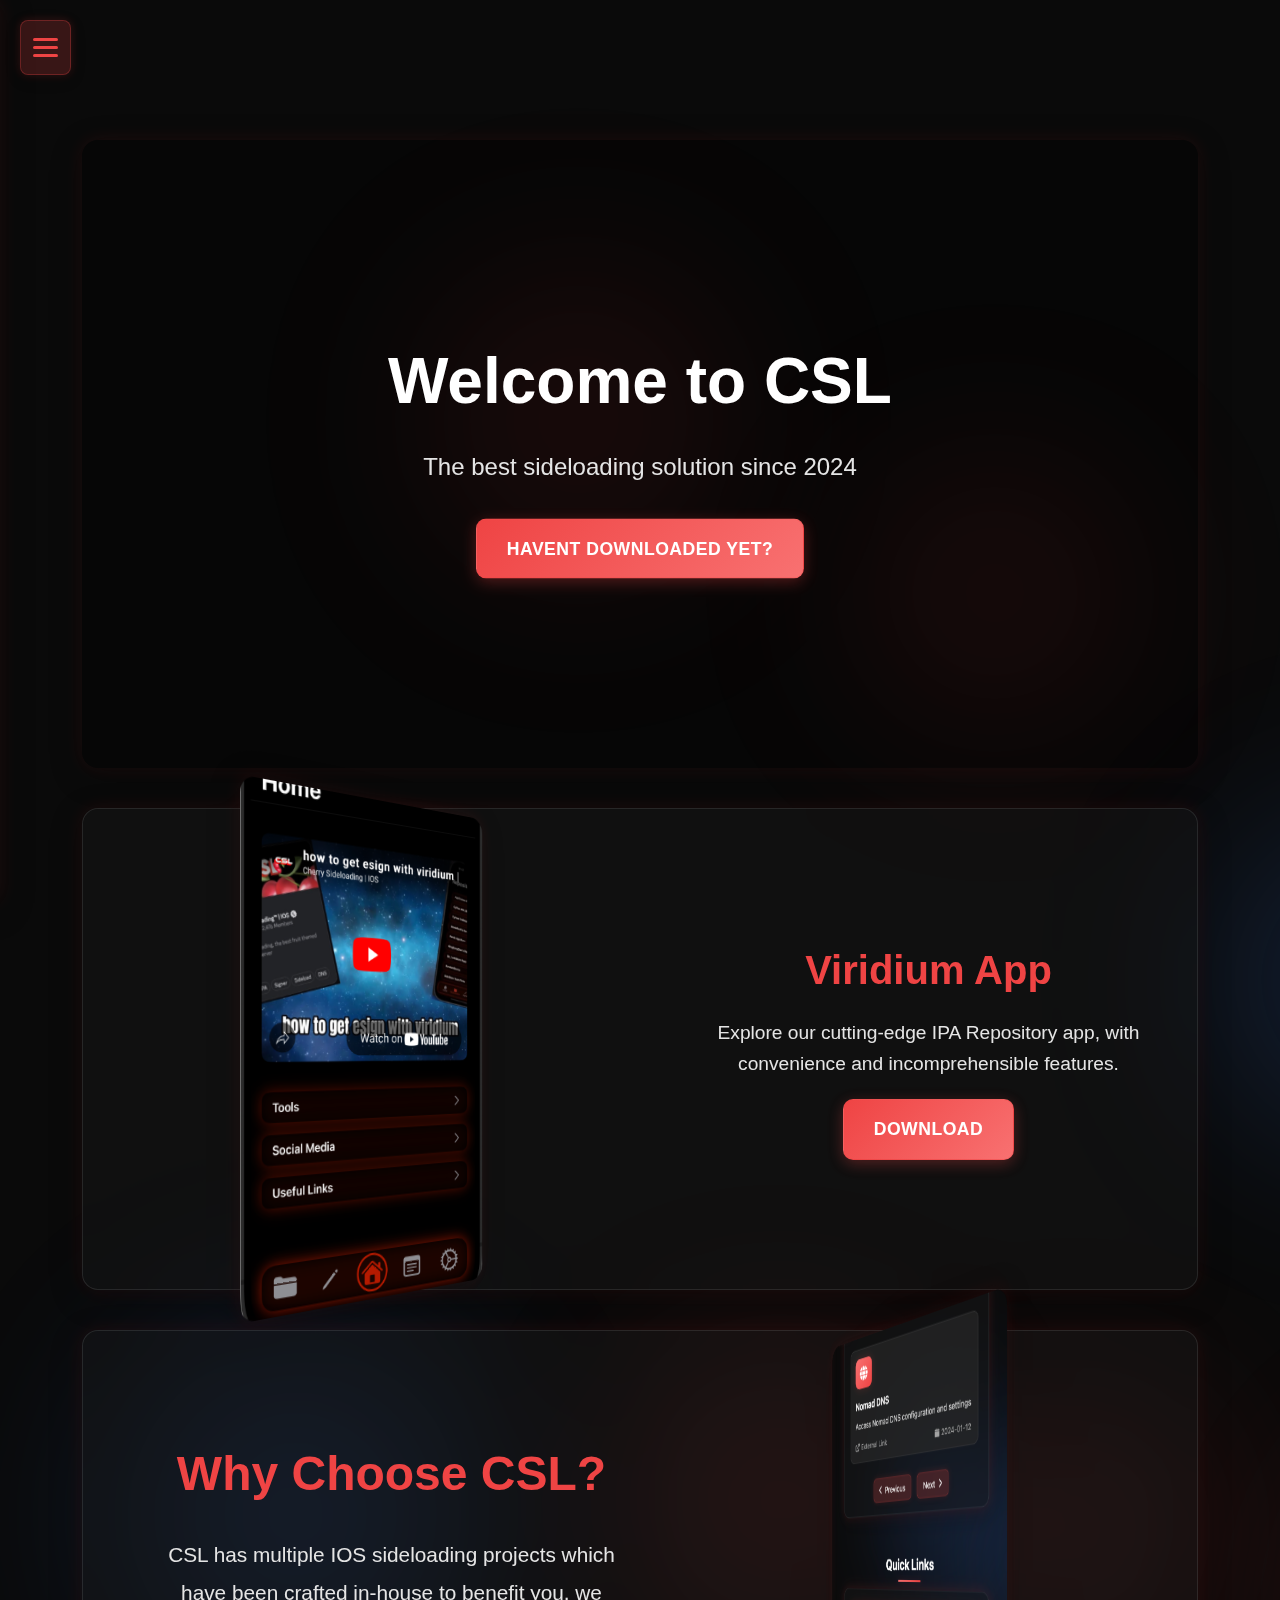
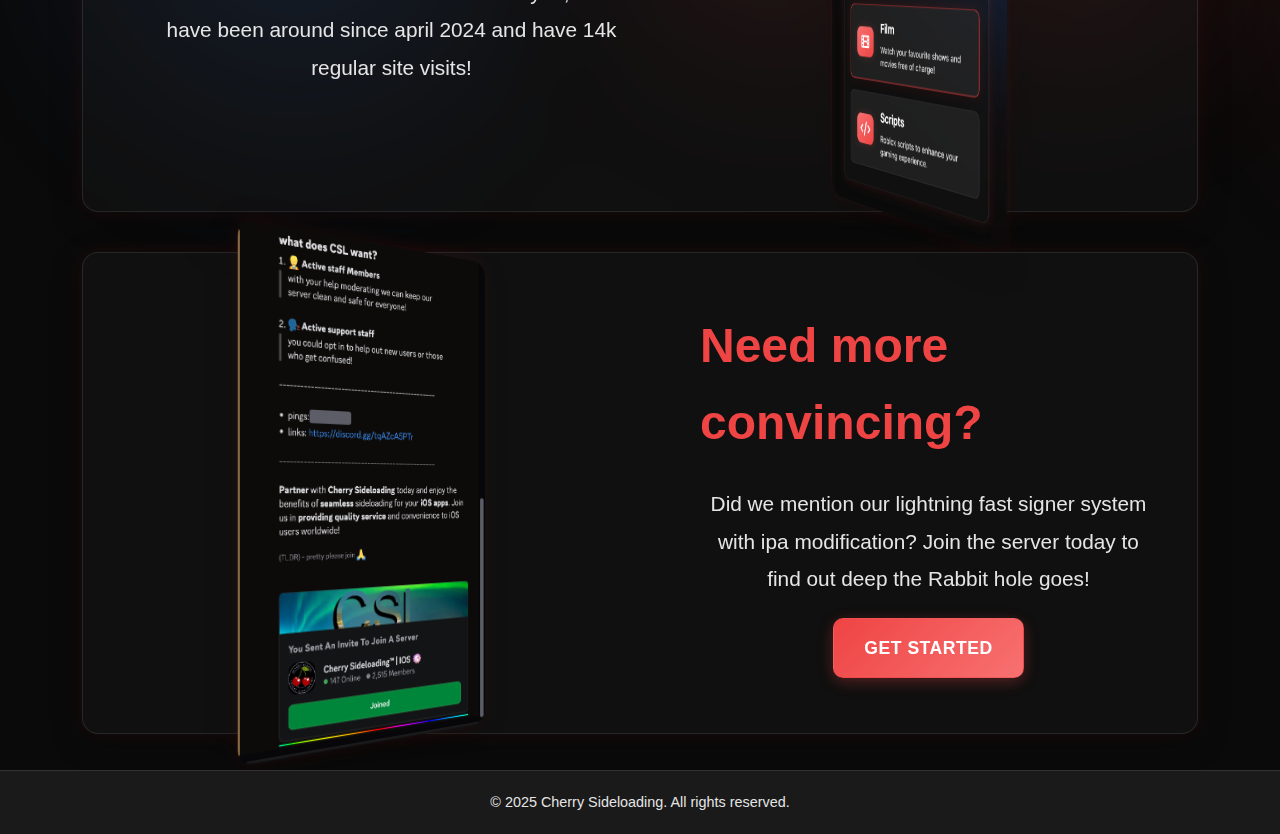
<file: index.html>
<!DOCTYPE html>
<html lang="en">
<head>
    <meta charset="UTF-8">
    <meta name="viewport" content="width=device-width, initial-scale=1.0">
    <title>Welcome</title>
    <link rel="stylesheet" href="css/general.css">
    <link rel="stylesheet" href="css/signer.css">
    <link rel="stylesheet" href="https://cdnjs.cloudflare.com/ajax/libs/font-awesome/6.0.0/css/all.min.css">
    <style>
        .main-container {
            width: 100%;
            min-height: 100vh;
            position: relative;
            background: transparent;
            display: flex;
            flex-direction: column;
            align-items: center;
            padding: 20px;
            padding-bottom: 100px;
        }

        .hero-image {
            position: relative;
            width: 90%;
            max-width: 1200px;
            height: 0;
            padding-bottom: 50.625%; 
            background-image: linear-gradient(rgba(0, 0, 0, 0.4), rgba(0, 0, 0, 0.4)), url('https://images.unsplash.com/photo-1451187580459-43490279c0fa?ixlib=rb-4.0.3&ixid=M3wxMjA3fDB8MHxwaG90by1wYWdlfHx8fGVufDB8fHx8fA%3D%3D&auto=format&fit=crop&w=2072&q=80');
            background-size: cover;
            background-position: center;
            background-repeat: no-repeat;
            border-radius: 16px;
            box-shadow: 
                0 8px 32px rgba(0, 0, 0, 0.3),
                0 0 20px rgba(239, 68, 68, 0.1);
            margin-top: 20px;
        }

        .hero-content {
            position: absolute;
            top: 50%;
            left: 50%;
            transform: translate(-50%, -50%);
            text-align: center;
            width: 100%;
            z-index: 2;
            display: flex;
            flex-direction: column;
            align-items: center;
            justify-content: center;
        }

        .hero-title {
            font-size: clamp(2rem, 8vw, 4rem);
            font-weight: bold;
            color: var(--accent);
            margin-bottom: 1rem;
            animation: flickerShadow 3s ease-in-out infinite;
        }

        @keyframes flickerShadow {
            0%, 100% {
                text-shadow: 
                    0 0 20px var(--shadow),
                    0 0 40px var(--shadow),
                    0 0 60px var(--shadow);
            }
            25% {
                text-shadow: 
                    0 0 10px var(--shadow),
                    0 0 20px var(--shadow),
                    0 0 30px var(--shadow);
            }
            50% {
                text-shadow: 
                    0 0 30px var(--shadow),
                    0 0 50px var(--shadow),
                    0 0 70px var(--shadow);
            }
            75% {
                text-shadow: 
                    0 0 15px var(--shadow),
                    0 0 25px var(--shadow),
                    0 0 35px var(--shadow);
            }
        }

        .hero-subtitle {
            font-size: clamp(1rem, 4vw, 1.5rem);
            margin-bottom: 2rem;
            color: var(--text-light);
            line-height: 1.6;
        }

        .cta-button {
            display: inline-block;
            padding: 15px 30px;
            background: linear-gradient(135deg, var(--primary) 0%, var(--primary-light) 100%);
            color: var(--accent);
            text-decoration: none;
            border-radius: 10px;
            font-size: 1.1rem;
            font-weight: 600;
            transition: all 0.3s ease;
            text-transform: uppercase;
            letter-spacing: 0.5px;
            box-shadow: 0 4px 15px rgba(239, 68, 68, 0.3);
            border: 1px solid rgba(239, 68, 68, 0.3);
        }

        .cta-button:hover {
            transform: translateY(-2px);
            box-shadow: 0 6px 20px rgba(239, 68, 68, 0.4);
            background: linear-gradient(135deg, var(--primary-light) 0%, var(--primary) 100%);
        }
    
        .bottom-container {
            width: 90%;
            max-width: 1200px;
            height: auto;
            min-height: 400px;
            background: rgba(26, 26, 26, 0.4);
            backdrop-filter: blur(20px);
            -webkit-backdrop-filter: blur(20px);
            border: 1px solid rgba(255, 255, 255, 0.1);
            display: grid;
            grid-template-columns: 1fr 1fr;
            gap: 40px;
            align-items: center;
            border-radius: 16px;
            box-shadow: 
                0 8px 32px rgba(0, 0, 0, 0.3),
                0 0 20px rgba(239, 68, 68, 0.1);
            margin-top: 40px;
            padding: 40px;
        }

        .bottom-image-container {
            flex: 1;
            position: relative;
            height: 400px;
            display: flex;
            align-items: center;
            justify-content: center;
            perspective: 1000px;
            overflow: visible;
        }

        .bottom-image-element {
            width: 300px;
            height: 500px;
            border-radius: 16px;
            transform: rotateY(45deg);
            box-shadow: 
                0 8px 32px rgba(0, 0, 0, 0.3),
                0 0 20px rgba(239, 68, 68, 0.1);
            overflow: hidden;
            position: relative;
            transition: transform 0.3s ease;
            transform-origin: center center;
            border-radius: 16px;
        }

        .bottom-image-element img {
            width: 100%;
            height: 100%;
            object-fit: cover;
            object-position: center;
            position: absolute;
            top: 0;
            left: 0;
        }

        .bottom-content {
            flex: 1;
            color: var(--text);
            padding-left: 40px;
            text-align: left;
            display: flex;
            flex-direction: column;
            align-items: center;
        }

        .bottom-title {
            font-size: clamp(1.5rem, 4vw, 2.5rem);
            font-weight: bold;
            color: var(--primary);
            margin-bottom: 1rem;
        }

        .bottom-text {
            font-size: clamp(0.9rem, 3vw, 1.2rem);
            color: var(--text-light);
            line-height: 1.6;
            margin-bottom: 20px;
            text-align: center;
        }

        .content-section {
            width: 90%;
            max-width: 1200px;
            background: rgba(26, 26, 26, 0.4);
            backdrop-filter: blur(20px);
            -webkit-backdrop-filter: blur(20px);
            border: 1px solid rgba(255, 255, 255, 0.1);
            border-radius: 16px;
            padding: 40px;
            margin-top: 40px;
            box-shadow: 
                0 8px 32px rgba(0, 0, 0, 0.3),
                0 0 20px rgba(239, 68, 68, 0.1);
            display: grid;
            grid-template-columns: 1fr 1fr;
            gap: 40px;
            align-items: center;
        }

        .content-image-container {
            flex: 1;
            position: relative;
            height: 400px;
            display: flex;
            align-items: center;
            justify-content: center;
            perspective: 1000px;
            overflow: visible;
        }

        .content-image-element {
            width: 300px;
            height: 500px;
            border-radius: 16px;
            transform: rotateY(-45deg);
            box-shadow: 
                0 8px 32px rgba(0, 0, 0, 0.3),
                0 0 20px rgba(239, 68, 68, 0.1);
            overflow: hidden;
            position: relative;
            transition: transform 0.3s ease;
            transform-origin: center center;
            border-radius: 16px;
        }

        .content-image-element img {
            width: 100%;
            height: 100%;
            object-fit: cover;
            object-position: center;
            position: absolute;
            top: 0;
            left: 0;
        }

        .content-text-container {
            flex: 1;
            padding-left: 40px;
            text-align: left;
            display: flex;
            flex-direction: column;
            align-items: center;
        }

        .content-title {
            font-size: clamp(1.8rem, 5vw, 3rem);
            font-weight: bold;
            color: var(--primary);
            margin-bottom: 1.5rem;
        }

        .content-text {
            font-size: clamp(1rem, 3vw, 1.3rem);
            color: var(--text-light);
            line-height: 1.8;
            margin-bottom: 20px;
            text-align: center;
        }



        .hamburger-menu {
            position: fixed;
            top: 20px;
            left: 20px;
            z-index: 1400;
        }

        .nav-icon {
            position: fixed;
            top: 20px;
            right: 20px;
            z-index: 1000;
        }

        @media (max-width: 768px) {
            .hero-image {
                width: 95%;
            }
            
            .bottom-container {
                width: 95%;
                grid-template-columns: 1fr;
                gap: 30px;
                padding: 30px 20px;
            }
            
            .content-section {
                width: 95%;
                grid-template-columns: 1fr;
                gap: 30px;
                padding: 30px 20px;
            }
            
            .bottom-image-element {
                width: 200px;
                height: 350px;
                transform: rotateY(35deg);
                border-radius: 16px;
            }
            
            .content-image-element {
                width: 200px;
                height: 350px;
                transform: rotateY(-35deg);
                border-radius: 16px;
            }
            
            .bottom-image-container,
            .content-image-container {
                height: 350px;
                overflow: visible;
            }
            
            .bottom-content {
                padding-left: 0;
                text-align: center;
            }
            
            .content-text-container {
                padding-left: 0;
                text-align: center;
            }
            
            .cta-button {
                padding: 12px 24px;
                font-size: 1rem;
            }
        }

        @media (max-width: 480px) {
            .hero-subtitle {
                max-width: 95%;
            }
            
            .bottom-content {
                max-width: 90%;
            }
            
            .hero-image {
                width: 98%;
            }
            
            .bottom-container {
                width: 98%;
                grid-template-columns: 1fr;
                gap: 20px;
                padding: 20px 15px;
            }
            
            .content-section {
                width: 98%;
                grid-template-columns: 1fr;
                gap: 20px;
                padding: 20px 15px;
            }
            
            .bottom-image-element {
                width: 150px;
                height: 250px;
                transform: rotateY(30deg);
                border-radius: 16px;
            }
            
            .content-image-element {
                width: 150px;
                height: 250px;
                transform: rotateY(-30deg);
                border-radius: 16px;
            }
            
            .bottom-image-container,
            .content-image-container {
                height: 300px;
                overflow: visible;
            }
            
            .bottom-content {
                padding-top: 20px;
            }
            
            .content-text-container {
                padding-top: 20px;
            }
            
            .cta-button {
                padding: 10px 20px;
                font-size: 0.9rem;
            }
        }

        .footer {
            width: 100vw;
            margin-left: calc(-50vw + 50%);
            background: var(--surface);
            padding: 20px;
            text-align: center;
            border-top: 1px solid var(--border);
            position: absolute;
            bottom: 0;
            left: 0;
        }

        .footer-bottom {
            max-width: 1200px;
            margin: 0 auto;
        }

        .footer-bottom p {
            color: var(--text-light);
            font-size: 0.9rem;
        }
    </style>
</head>
<body>
    <div class="main-container">
        <button class="hamburger-menu" id="hamburgerMenu">
            <span></span>
            <span></span>
            <span></span>
        </button>

        <div class="nav-container" id="navContainer">
            <div class="nav-header">
                <h2>Navigation</h2>
                <button class="close-nav" id="closeNav">×</button>
            </div>
            <nav class="nav-menu">
                <ul>
                    <li><a href="index.html">Home</a></li>
                    <li><a href="signer.html">Aurora Signer</a></li>
                    <li><a href="downloads.html">Downloads</a></li>
                    <li><a href="documentation.html">Documentation</a></li>
                </ul>
                <div class="social-links">
                    <h3>Follow Us</h3>
                    <div class="social-icons">
                        <a href="https://x.com/aurorasigner?s=21" target="_blank" class="social-link">
                            <svg width="24" height="24" viewBox="0 0 24 24" fill="currentColor">
                                <path d="M23.953 4.57a10 10 0 01-2.825.775 4.958 4.958 0 002.163-2.723c-.951.555-2.005.959-3.127 1.184a4.92 4.92 0 00-8.384 4.482C7.69 8.095 4.067 6.13 1.64 3.162a4.822 4.822 0 00-.666 2.475c0 1.71.87 3.213 2.188 4.096a4.904 4.904 0 01-2.228-.616v.06a4.923 4.923 0 003.946 4.827 4.996 4.996 0 01-2.212.085 4.936 4.936 0 004.604 3.417 9.867 9.867 0 01-6.102 2.105c-.39 0-.779-.023-1.17-.067a13.995 13.995 0 007.557 2.209c9.053 0 13.998-7.496 13.998-13.985 0-.21 0-.42-.015-.63A9.935 9.935 0 0024 4.59z"/>
                            </svg>
                            Twitter
                        </a>
                        <a href="https://github.com/ViridDevelopment" target="_blank" class="social-link">
                            <svg width="24" height="24" viewBox="0 0 24 24" fill="currentColor">
                                <path d="M12 0c-6.626 0-12 5.373-12 12 0 5.302 3.438 9.8 8.207 11.387.599.111.793-.261.793-.577v-2.234c-3.338.726-4.033-1.416-4.033-1.416-.546-1.387-1.333-1.756-1.333-1.756-1.089-.745.083-.729.083-.729 1.205.084 1.839 1.237 1.839 1.237 1.07 1.834 2.807 1.304 3.492.997.107-.775.418-1.305.762-1.604-2.665-.305-5.467-1.334-5.467-5.931 0-1.311.469-2.381 1.236-3.221-.124-.303-.535-1.524.117-3.176 0 0 1.008-.322 3.301 1.23.957-.266 1.983-.399 3.003-.404 1.02.005 2.047.138 3.006.404 2.291-1.552 3.297-1.23 3.297-1.23.653 1.653.242 2.874.118 3.176.77.84 1.235 1.911 1.235 3.221 0 4.609-2.807 5.624-5.479 5.921.43.372.823 1.102.823 2.222v3.293c0 .319.192.694.801.576 4.765-1.589 8.199-6.086 8.199-11.386 0-6.627-5.373-12-12-12z"/>
                            </svg>
                            GitHub
                        </a>
                        <a href="https://discord.gg/J3Snxpeuxx" target="_blank" class="social-link">
                            <svg width="24" height="24" viewBox="0 0 24 24" fill="currentColor">
                                <path d="M20.317 4.3698a19.7913 19.7913 0 00-4.8851-1.5152.0741.0741 0 00-.0785.0371c-.211.3753-.4447.8648-.6083 1.2495-1.8447-.2762-3.68-.2762-5.4868 0-.1636-.3933-.4058-.8742-.6177-1.2495a.077.077 0 00-.0785-.037 19.7363 19.7363 0 00-4.8852 1.515.0699.0699 0 00-.0321.0277C.5334 9.0458-.319 13.5799.0992 18.0578a.0824.0824 0 00.0312.0561c2.0528 1.5076 4.0413 2.4228 5.9929 3.0294a.0777.0777 0 00.0842-.0276c.4616-.6304.8731-1.2952 1.226-1.9942a.076.076 0 00-.0416-.1057c-.6528-.2476-1.2743-.5495-1.8722-.8923a.077.077 0 01-.0076-.1277c.1258-.0943.2517-.1923.3718-.2914a.0743.0743 0 01.0776-.0105c3.9278 1.7933 8.18 1.7933 12.0614 0a.0739.0739 0 01.0785.0095c.1202.099.246.1981.3728.2924a.077.077 0 01-.0066.1276 12.2986 12.2986 0 01-1.873.8914.0766.0766 0 00-.0407.1067c.3604.698.7719 1.3628 1.225 1.9932a.076.076 0 00.0842.0286c1.961-.6067 3.9495-1.5219 6.0023-3.0294a.077.077 0 00.0313-.0552c.5004-5.177-.8382-9.6739-3.5485-13.6604a.061.061 0 00-.0312-.0286zM8.02 15.3312c-1.1825 0-2.1569-1.0857-2.1569-2.419 0-1.3332.9555-2.4189 2.157-2.4189 1.2108 0 2.1757 1.0952 2.1568 2.419-.019 1.3332-.9555 2.4189-2.1569 2.4189zm7.9748 0c-1.1825 0-2.1569-1.0857-2.1569-2.419 0-1.3332.9554-2.4189 2.1569-2.4189 1.2108 0 2.1757 1.0952 2.1568 2.419 0 1.3332-.9555 2.4189-2.1568 2.4189Z"/>
                            </svg>
                            Discord
                        </a>
                    </div>
                </div>
            </nav>
        </div>

        <section class="hero-image">
            <div class="hero-content">
                <h1 class="hero-title">Welcome to CSL</h1>
                <p class="hero-subtitle">The best sideloading solution since 2024</p>
                <a href="https://download.cherrysideloading.xyz" class="cta-button">havent downloaded yet?</a>
            </div>
        </section>

        <section class="bottom-container">
            <div class="bottom-image-container">
                <div class="bottom-image-element">
                    <img src="/images/home.png" alt="Viridium">
                </div>
            </div>
            <div class="bottom-content">
                <h2 class="bottom-title">Viridium App</h2>
                <p class="bottom-text">Explore our cutting-edge IPA Repository app, with convenience and incomprehensible features.</p>
                <a href="files/Viridium.ipa" class="cta-button">Download</a>
            </div>
        </section>

        <section class="content-section">
            <div class="content-text-container">
                <h2 class="content-title">Why Choose CSL?</h2>
                <p class="content-text">CSL has multiple IOS sideloading projects which have been crafted in-house to benefit you, we have been around since april 2024 and have 14k regular site visits!</p>
            </div>
            <div class="content-image-container">
                <div class="content-image-element">
                    <img src="images/siteshot.png" alt="idk">
                </div>
            </div>

        </section>

        <section class="content-section">
            <div class="content-image-container">
                <div class="content-image-element">
                    <img src="images/server.png" alt="Discord">
                </div>
            </div>
            <div class="content-text-container">
                <h2 class="content-title">Need more convincing?</h2>
                <p class="content-text">Did we mention our lightning fast signer system with ipa modification? Join the server today to find out deep the Rabbit hole goes!</p>
                <a href="https://discord.gg/tqAZcA5PTr" class="cta-button">Get Started</a>
            </div>
        </section>

        <footer class="footer">
            <div class="footer-bottom">
                <p>&copy; 2025 Cherry Sideloading. All rights reserved.</p>
            </div>
        </footer>

    </div>

    <script src="general.js"></script>
    <script>
        document.addEventListener('DOMContentLoaded', function() {
            const imageElements = document.querySelectorAll('.bottom-image-element, .content-image-element');
            
            function handleScroll() {
                const scrollY = window.scrollY;
                const windowHeight = window.innerHeight;
                const isMobile = window.innerWidth <= 768;
                const isSmallMobile = window.innerWidth <= 480;
                
                imageElements.forEach((element, index) => {
                    const rect = element.getBoundingClientRect();
                    const elementTop = rect.top;
                    const elementHeight = rect.height;
                    
                    const visibleRatio = Math.max(0, Math.min(1, 
                        (windowHeight - elementTop) / (windowHeight + elementHeight)
                    ));

                    let baseRotation;
                    if (isSmallMobile) {
                        baseRotation = index % 2 === 0 ? 30 : -30;
                    } else if (isMobile) {
                        baseRotation = index % 2 === 0 ? 35 : -35;
                    } else {
                        baseRotation = index % 2 === 0 ? 45 : -45;
                    }
                    
                    const scrollRotation = (visibleRatio - 0.5) * 20; 
                    const finalRotation = baseRotation + scrollRotation;
                    
                    element.style.transform = `rotateY(${finalRotation}deg)`;
                });
            }
            
            window.addEventListener('scroll', handleScroll);
            window.addEventListener('resize', handleScroll);
            
            handleScroll();
        });
    </script>
</body>
</html>
</file>
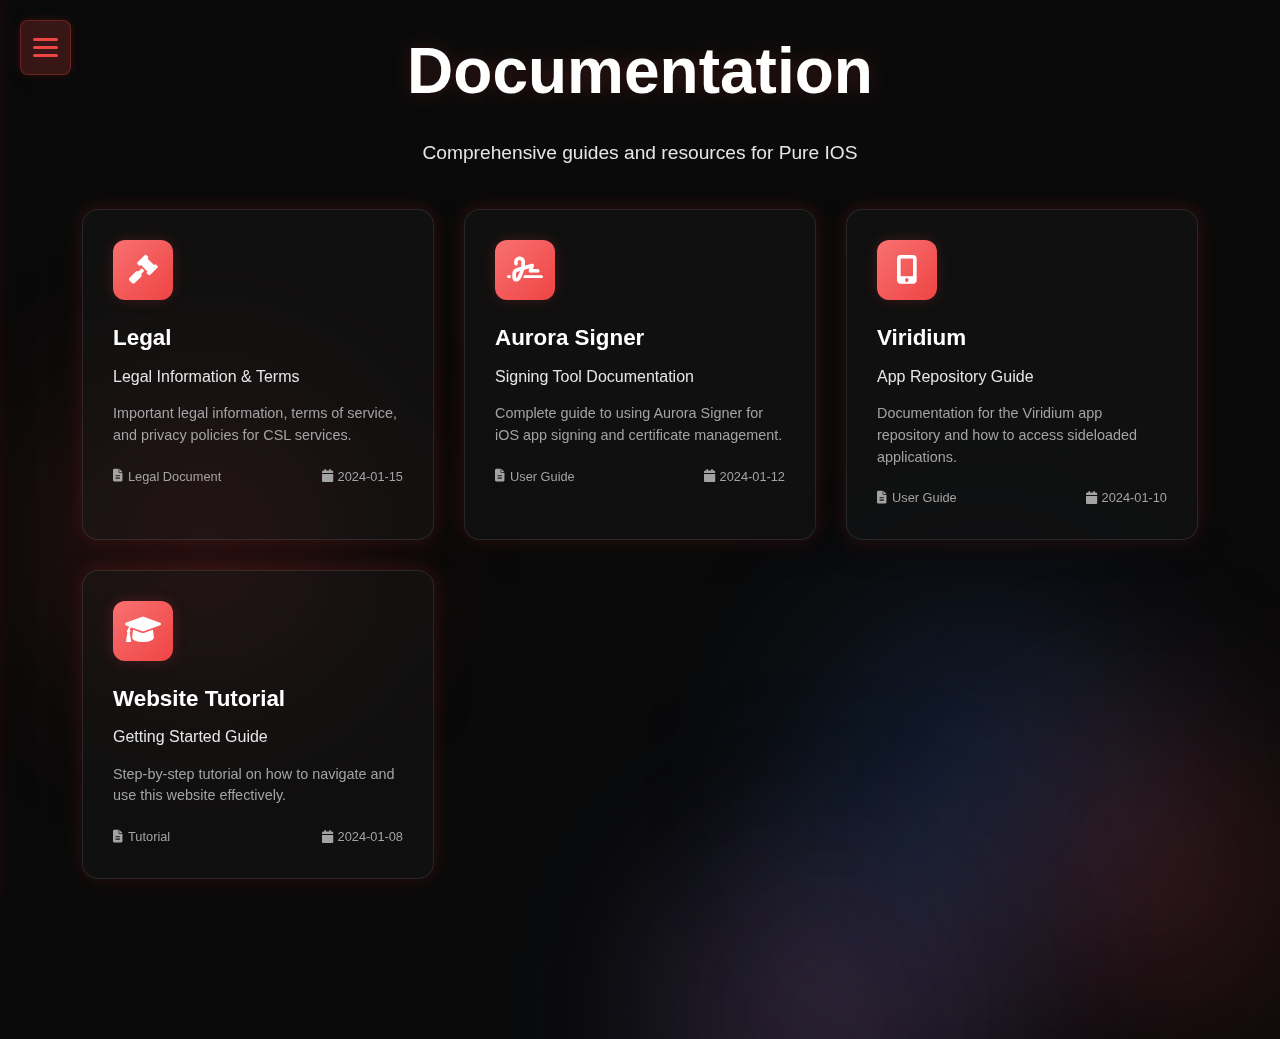
<file: documentation.html>
<!DOCTYPE html>
<html lang="en">
<head>
    <meta charset="UTF-8">
    <meta name="viewport" content="width=device-width, initial-scale=1.0">
    <title>Documentation</title>
    <link rel="stylesheet" href="css/general.css">
    <link rel="stylesheet" href="https://cdnjs.cloudflare.com/ajax/libs/font-awesome/6.0.0/css/all.min.css">
    <style>
        .main-container {
            width: 100%;
            min-height: 100vh;
            position: relative;
            background: transparent;
            display: flex;
            flex-direction: column;
            align-items: center;
            padding: 20px;
            padding-bottom: 100px;
        }

        .page-header {
            text-align: center;
            margin-bottom: 40px;
            width: 100%;
            max-width: 1200px;
        }

        .page-title {
            font-size: clamp(2.5rem, 6vw, 4rem);
            font-weight: bold;
            color: var(--accent);
            margin-bottom: 1rem;
            text-shadow: 0 0 20px var(--shadow);
        }

        .page-subtitle {
            font-size: clamp(1rem, 3vw, 1.2rem);
            color: var(--text-light);
            line-height: 1.6;
            max-width: 600px;
            margin: 0 auto;
        }

        .documentation-grid {
            width: 90%;
            max-width: 1200px;
            display: grid;
            grid-template-columns: repeat(auto-fit, minmax(300px, 1fr));
            gap: 30px;
            margin-bottom: 60px;
        }

        .document-container {
            background: rgba(26, 26, 26, 0.4);
            backdrop-filter: blur(20px);
            -webkit-backdrop-filter: blur(20px);
            border: 1px solid rgba(255, 255, 255, 0.1);
            border-radius: 16px;
            padding: 30px;
            box-shadow: 
                0 8px 32px rgba(0, 0, 0, 0.3),
                0 0 20px var(--shadow);
            transition: all 0.3s ease;
            position: relative;
            overflow: hidden;
            text-decoration: none;
        }

        .document-container::before {
            content: '';
            position: absolute;
            top: 0;
            left: -100%;
            width: 100%;
            height: 100%;
            background: linear-gradient(90deg, transparent, var(--shadow), transparent);
            transition: left 0.5s ease;
        }

        .document-container:hover::before {
            left: 100%;
        }

        .document-container:hover {
            transform: translateY(-5px);
            box-shadow: 
                0 10px 30px rgba(0, 0, 0, 0.4),
                0 0 20px var(--shadow);
            border-color: var(--primary);
        }

        .document-icon {
            width: 60px;
            height: 60px;
            background: linear-gradient(135deg, var(--primary-light), var(--primary));
            border-radius: 12px;
            display: flex;
            align-items: center;
            justify-content: center;
            margin-bottom: 20px;
            font-size: 1.8rem;
            color: var(--accent);
            box-shadow: 0 0 15px var(--shadow);
        }

        .document-title {
            font-size: 1.4rem;
            font-weight: 600;
            color: var(--accent);
            margin-bottom: 10px;
        }

        .document-subject {
            font-size: 1rem;
            color: var(--text-light);
            margin-bottom: 15px;
            line-height: 1.4;
        }

        .document-description {
            font-size: 0.9rem;
            color: var(--text-muted);
            line-height: 1.5;
            margin-bottom: 20px;
        }

        .document-meta {
            display: flex;
            justify-content: space-between;
            align-items: center;
            font-size: 0.8rem;
            color: var(--text-muted);
        }

        .document-type {
            display: flex;
            align-items: center;
            gap: 5px;
        }

        .document-date {
            display: flex;
            align-items: center;
            gap: 5px;
        }

        @media (max-width: 768px) {
            .documentation-grid {
                grid-template-columns: 1fr;
                gap: 20px;
            }

            .document-container {
                padding: 25px;
            }

            .document-icon {
                width: 50px;
                height: 50px;
                font-size: 1.5rem;
            }
        }

        @media (max-width: 480px) {
            .page-title {
                font-size: 2rem;
            }

            .document-container {
                padding: 20px;
            }
        }
    </style>
</head>
<body>
    <div class="page-wrapper">

        <button class="hamburger-menu" id="hamburgerMenu">
            <span></span>
            <span></span>
            <span></span>
        </button>

        <div class="nav-container" id="navContainer">
            <div class="nav-header">
                <h2>Navigation</h2>
                <button class="close-nav" id="closeNav">×</button>
            </div>
            <nav class="nav-menu">
                <ul>
                    <li><a href="index.html">Home</a></li>
                    <li><a href="https://sideloading.org">Sideloading.org</a></li>
                    <li><a href="downloads.html">Downloads</a></li>
                    <li><a href="documentation.html">Documentation</a></li>
                </ul>
                <div class="social-links">
                    <h3>Follow Us</h3>
                    <div class="social-icons">
                        <a href="https://x.com/aurorasigner?s=21" target="_blank" class="social-link">
                            <svg width="24" height="24" viewBox="0 0 24 24" fill="currentColor">
                                <path d="M23.953 4.57a10 10 0 01-2.825.775 4.958 4.958 0 002.163-2.723c-.951.555-2.005.959-3.127 1.184a4.92 4.92 0 00-8.384 4.482C7.69 8.095 4.067 6.13 1.64 3.162a4.822 4.822 0 00-.666 2.475c0 1.71.87 3.213 2.188 4.096a4.904 4.904 0 01-2.228-.616v.06a4.923 4.923 0 003.946 4.827 4.996 4.996 0 01-2.212.085 4.936 4.936 0 004.604 3.417 9.867 9.867 0 01-6.102 2.105c-.39 0-.779-.023-1.17-.067a13.995 13.995 0 007.557 2.209c9.053 0 13.998-7.496 13.998-13.985 0-.21 0-.42-.015-.63A9.935 9.935 0 0024 4.59z"/>
                            </svg>
                            Twitter
                        </a>
                        <a href="https://github.com/ViridDevelopment" target="_blank" class="social-link">
                            <svg width="24" height="24" viewBox="0 0 24 24" fill="currentColor">
                                <path d="M12 0c-6.626 0-12 5.373-12 12 0 5.302 3.438 9.8 8.207 11.387.599.111.793-.261.793-.577v-2.234c-3.338.726-4.033-1.416-4.033-1.416-.546-1.387-1.333-1.756-1.333-1.756-1.089-.745.083-.729.083-.729 1.205.084 1.839 1.237 1.839 1.237 1.07 1.834 2.807 1.304 3.492.997.107-.775.418-1.305.762-1.604-2.665-.305-5.467-1.334-5.467-5.931 0-1.311.469-2.381 1.236-3.221-.124-.303-.535-1.524.117-3.176 0 0 1.008-.322 3.301 1.23.957-.266 1.983-.399 3.003-.404 1.02.005 2.047.138 3.006.404 2.291-1.552 3.297-1.23 3.297-1.23.653 1.653.242 2.874.118 3.176.77.84 1.235 1.911 1.235 3.221 0 4.609-2.807 5.624-5.479 5.921.43.372.823 1.102.823 2.222v3.293c0 .319.192.694.801.576 4.765-1.589 8.199-6.086 8.199-11.386 0-6.627-5.373-12-12-12z"/>
                            </svg>
                            GitHub
                        </a>
                        <a href="https://discord.gg/J3Snxpeuxx" target="_blank" class="social-link">
                            <svg width="24" height="24" viewBox="0 0 24 24" fill="currentColor">
                                <path d="M20.317 4.3698a19.7913 19.7913 0 00-4.8851-1.5152.0741.0741 0 00-.0785.0371c-.211.3753-.4447.8648-.6083 1.2495-1.8447-.2762-3.68-.2762-5.4868 0-.1636-.3933-.4058-.8742-.6177-1.2495a.077.077 0 00-.0785-.037 19.7363 19.7363 0 00-4.8852 1.515.0699.0699 0 00-.0321.0277C.5334 9.0458-.319 13.5799.0992 18.0578a.0824.0824 0 00.0312.0561c2.0528 1.5076 4.0413 2.4228 5.9929 3.0294a.0777.0777 0 00.0842-.0276c.4616-.6304.8731-1.2952 1.226-1.9942a.076.076 0 00-.0416-.1057c-.6528-.2476-1.2743-.5495-1.8722-.8923a.077.077 0 01-.0076-.1277c.1258-.0943.2517-.1923.3718-.2914a.0743.0743 0 01.0776-.0105c3.9278 1.7933 8.18 1.7933 12.0614 0a.0739.0739 0 01.0785.0095c.1202.099.246.1981.3728.2924a.077.077 0 01-.0066.1276 12.2986 12.2986 0 01-1.873.8914.0766.0766 0 00-.0407.1067c.3604.698.7719 1.3628 1.225 1.9932a.076.076 0 00.0842.0286c1.961-.6067 3.9495-1.5219 6.0023-3.0294a.077.077 0 00.0313-.0552c.5004-5.177-.8382-9.6739-3.5485-13.6604a.061.061 0 00-.0312-.0286zM8.02 15.3312c-1.1825 0-2.1569-1.0857-2.1569-2.419 0-1.3332.9555-2.4189 2.157-2.4189 1.2108 0 2.1757 1.0952 2.1568 2.419-.019 1.3332-.9555 2.4189-2.1569 2.4189zm7.9748 0c-1.1825 0-2.1569-1.0857-2.1569-2.419 0-1.3332.9554-2.4189 2.1569-2.4189 1.2108 0 2.1757 1.0952 2.1568 2.419 0 1.3332-.9555 2.4189-2.1568 2.4189Z"/>
                            </svg>
                            Discord
                        </a>
                    </div>
                </div>
            </nav>
        </div>

        <main class="main-container">
            <div class="page-header">
                <h1 class="page-title">Documentation</h1>
                <p class="page-subtitle">Comprehensive guides and resources for Pure IOS</p>
            </div>

            <div class="documentation-grid">
                <a href="docs/legal.html" class="document-container">
                    <div class="document-icon">
                        <i class="fas fa-gavel"></i>
                    </div>
                    <div class="document-title">Legal</div>
                    <div class="document-subject">Legal Information & Terms</div>
                    <div class="document-description">
                        Important legal information, terms of service, and privacy policies for CSL services.
                    </div>
                    <div class="document-meta">
                        <span class="document-type"><i class="fas fa-file-alt"></i> Legal Document</span>
                        <span class="document-date"><i class="fas fa-calendar"></i> 2024-01-15</span>
                    </div>
                </a>

                <a href="#" class="document-container">
                    <div class="document-icon">
                        <i class="fas fa-signature"></i>
                    </div>
                    <div class="document-title">Aurora Signer</div>
                    <div class="document-subject">Signing Tool Documentation</div>
                    <div class="document-description">
                        Complete guide to using Aurora Signer for iOS app signing and certificate management.
                    </div>
                    <div class="document-meta">
                        <span class="document-type"><i class="fas fa-file-alt"></i> User Guide</span>
                        <span class="document-date"><i class="fas fa-calendar"></i> 2024-01-12</span>
                    </div>
                </a>

                <a href="#" class="document-container">
                    <div class="document-icon">
                        <i class="fas fa-mobile-alt"></i>
                    </div>
                    <div class="document-title">Viridium</div>
                    <div class="document-subject">App Repository Guide</div>
                    <div class="document-description">
                        Documentation for the Viridium app repository and how to access sideloaded applications.
                    </div>
                    <div class="document-meta">
                        <span class="document-type"><i class="fas fa-file-alt"></i> User Guide</span>
                        <span class="document-date"><i class="fas fa-calendar"></i> 2024-01-10</span>
                    </div>
                </a>

                <a href="#" class="document-container">
                    <div class="document-icon">
                        <i class="fas fa-graduation-cap"></i>
                    </div>
                    <div class="document-title">Website Tutorial</div>
                    <div class="document-subject">Getting Started Guide</div>
                    <div class="document-description">
                        Step-by-step tutorial on how to navigate and use this website effectively.
                    </div>
                    <div class="document-meta">
                        <span class="document-type"><i class="fas fa-file-alt"></i> Tutorial</span>
                        <span class="document-date"><i class="fas fa-calendar"></i> 2024-01-08</span>
                    </div>
                </a>
            </div>
        </main>
    </div>

    <script src="general.js"></script>
</body>
</html>
</file>
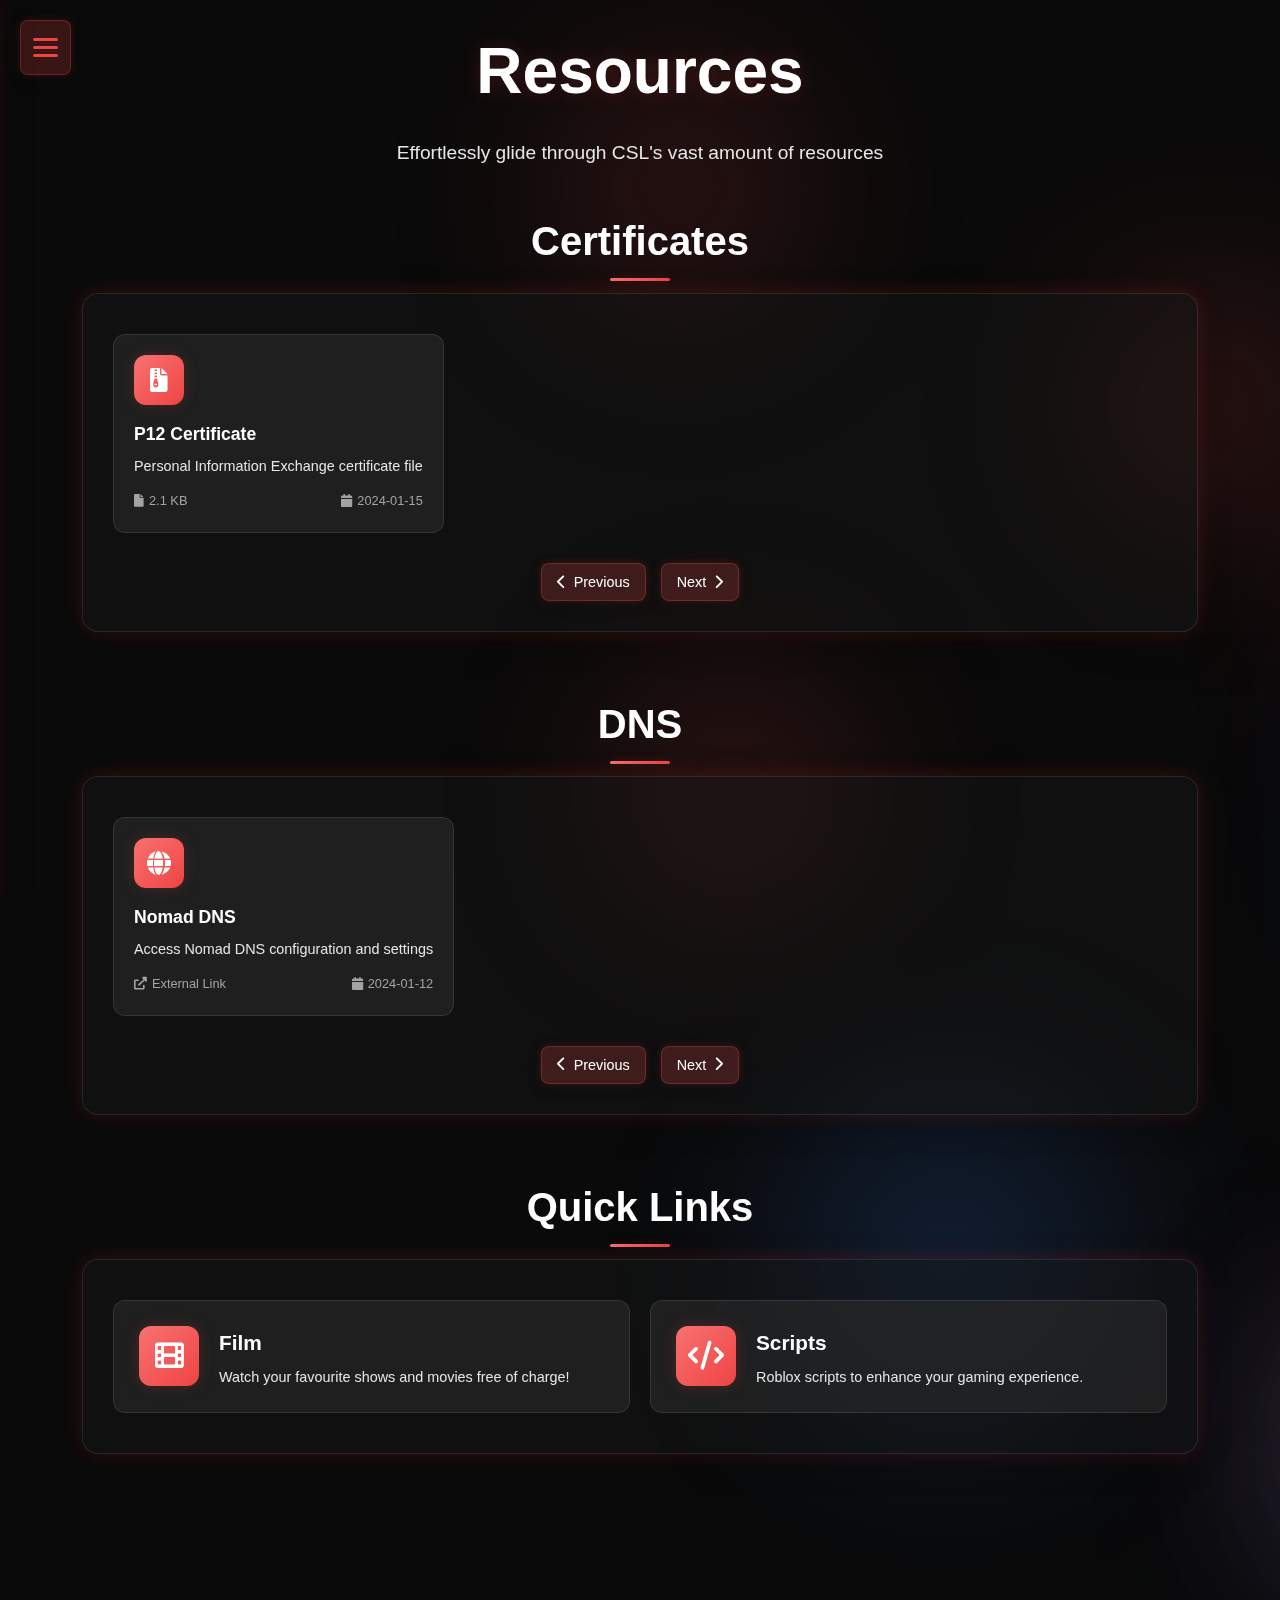
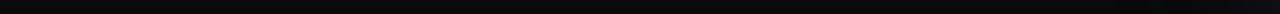
<file: downloads.html>
<!DOCTYPE html>
<html lang="en">
<head>
    <meta charset="UTF-8">
    <meta name="viewport" content="width=device-width, initial-scale=1.0">
    <title>Downloads</title>
    <link rel="stylesheet" href="css/general.css">
    <link rel="stylesheet" href="https://cdnjs.cloudflare.com/ajax/libs/font-awesome/6.0.0/css/all.min.css">
    <style>
        .main-container {
            width: 100%;
            min-height: 100vh;
            position: relative;
            background: transparent;
            display: flex;
            flex-direction: column;
            align-items: center;
            padding: 20px;
            padding-bottom: 100px;
        }

        .page-header {
            text-align: center;
            margin-bottom: 40px;
            width: 100%;
            max-width: 1200px;
        }

        .page-title {
            font-size: clamp(2.5rem, 6vw, 4rem);
            font-weight: bold;
            color: var(--accent);
            margin-bottom: 1rem;
            text-shadow: 0 0 20px var(--shadow);
        }

        .page-subtitle {
            font-size: clamp(1rem, 3vw, 1.2rem);
            color: var(--text-light);
            line-height: 1.6;
            max-width: 600px;
            margin: 0 auto;
        }

        .carousel-section {
            width: 90%;
            max-width: 1200px;
            margin-bottom: 60px;
        }

        .carousel-title::after {
            background: linear-gradient(90deg, var(--primary-light), var(--primary));
            box-shadow: 0 0 10px var(--shadow);
        }

        .download-icon {
            background: linear-gradient(135deg, var(--primary-light), var(--primary));
            box-shadow: 0 0 15px var(--shadow);
        }

        .download-item:hover {
            border-color: var(--primary);
            box-shadow: 
                0 10px 30px rgba(0, 0, 0, 0.4),
                0 0 20px var(--shadow);
        }

        .carousel-title {
            font-size: clamp(1.8rem, 4vw, 2.5rem);
            font-weight: bold;
            color: var(--accent);
            margin-bottom: 20px;
            text-align: center;
            position: relative;
        }

        .carousel-title::after {
            content: '';
            position: absolute;
            bottom: -8px;
            left: 50%;
            transform: translateX(-50%);
            width: 60px;
            height: 3px;
            background: linear-gradient(90deg, var(--primary-light), var(--primary));
            border-radius: 2px;
            box-shadow: 0 0 10px var(--shadow);
        }

        .carousel-container {
            background: rgba(26, 26, 26, 0.4);
            backdrop-filter: blur(20px);
            -webkit-backdrop-filter: blur(20px);
            border: 1px solid rgba(255, 255, 255, 0.1);
            border-radius: 16px;
            padding: 30px;
            box-shadow: 
                0 8px 32px rgba(0, 0, 0, 0.3),
                0 0 20px var(--shadow);
        }

        .carousel-track {
            display: flex;
            gap: 20px;
            overflow-x: auto;
            scroll-behavior: smooth;
            padding: 10px 0;
            scrollbar-width: none;
            -ms-overflow-style: none;
        }

        .carousel-track::-webkit-scrollbar {
            display: none;
        }

        .download-item {
            min-width: 280px;
            background: rgba(42, 42, 42, 0.6);
            border: 1px solid rgba(255, 255, 255, 0.1);
            border-radius: 12px;
            padding: 20px;
            transition: all 0.3s ease;
            cursor: pointer;
            position: relative;
            overflow: hidden;
        }

        .download-item::before {
            content: '';
            position: absolute;
            top: 0;
            left: -100%;
            width: 100%;
            height: 100%;
            background: linear-gradient(90deg, transparent, var(--shadow), transparent);
            transition: left 0.5s ease;
        }

        .download-item:hover::before {
            left: 100%;
        }

        .download-item:hover {
            transform: translateY(-5px);
            box-shadow: 
                0 10px 30px rgba(0, 0, 0, 0.4),
                0 0 20px var(--shadow);
            border-color: var(--primary);
        }

        .download-icon {
            width: 50px;
            height: 50px;
            background: linear-gradient(135deg, var(--primary-light), var(--primary));
            border-radius: 12px;
            display: flex;
            align-items: center;
            justify-content: center;
            margin-bottom: 15px;
            font-size: 1.5rem;
            color: var(--accent);
            box-shadow: 0 0 15px var(--shadow);
        }

        .download-title {
            font-size: 1.1rem;
            font-weight: 600;
            color: var(--accent);
            margin-bottom: 8px;
        }

        .download-description {
            font-size: 0.9rem;
            color: var(--text-light);
            margin-bottom: 15px;
            line-height: 1.4;
        }

        .download-meta {
            display: flex;
            justify-content: space-between;
            align-items: center;
            font-size: 0.8rem;
            color: var(--text-muted);
        }

        .download-size {
            display: flex;
            align-items: center;
            gap: 5px;
        }

        .download-date {
            display: flex;
            align-items: center;
            gap: 5px;
        }

        .carousel-nav {
            display: flex;
            justify-content: center;
            gap: 15px;
            margin-top: 20px;
        }

        .nav-btn {
            background: rgba(42, 42, 42, 0.8);
            border: 1px solid rgba(255, 255, 255, 0.1);
            border-radius: 8px;
            padding: 10px 15px;
            color: var(--accent);
            cursor: pointer;
            transition: all 0.3s ease;
            font-size: 0.9rem;
            display: flex;
            align-items: center;
            gap: 8px;
        }

        .nav-btn:hover {
            background: var(--shadow);
            border-color: var(--primary);
            transform: translateY(-2px);
            box-shadow: 0 0 10px var(--shadow);
        }

        .nav-btn:hover {
            background: linear-gradient(135deg, var(--shadow), rgba(255, 255, 255, 0.1));
            border-color: var(--primary);
            box-shadow: 0 0 10px var(--shadow);
        }

        .nav-btn:disabled {
            opacity: 0.5;
            cursor: not-allowed;
            transform: none;
        }

        .link-buttons-grid {
            display: grid;
            grid-template-columns: repeat(auto-fit, minmax(300px, 1fr));
            gap: 20px;
            padding: 10px 0;
        }

        .link-button {
            display: flex;
            align-items: center;
            gap: 20px;
            background: rgba(42, 42, 42, 0.6);
            border: 1px solid rgba(255, 255, 255, 0.1);
            border-radius: 12px;
            padding: 25px;
            text-decoration: none;
            color: var(--accent);
            transition: all 0.3s ease;
            position: relative;
            overflow: hidden;
        }

        .download-item {
            text-decoration: none;
        }

        .link-button::before {
            content: '';
            position: absolute;
            top: 0;
            left: -100%;
            width: 100%;
            height: 100%;
            background: linear-gradient(90deg, transparent, var(--shadow), transparent);
            transition: left 0.5s ease;
        }

        .link-button:hover::before {
            left: 100%;
        }

        .link-button:hover {
            transform: translateY(-5px);
            box-shadow: 
                0 10px 30px rgba(0, 0, 0, 0.4),
                0 0 20px var(--shadow);
            border-color: var(--primary);
        }

        .link-icon {
            width: 60px;
            height: 60px;
            background: linear-gradient(135deg, var(--primary-light), var(--primary));
            border-radius: 12px;
            display: flex;
            align-items: center;
            justify-content: center;
            font-size: 1.8rem;
            color: var(--accent);
            box-shadow: 0 0 15px var(--shadow);
            flex-shrink: 0;
        }

        .link-content {
            flex: 1;
        }

        .link-content h3 {
            font-size: 1.3rem;
            font-weight: 600;
            color: var(--accent);
            margin-bottom: 8px;
        }

        .link-content p {
            font-size: 0.9rem;
            color: var(--text-light);
            line-height: 1.4;
            margin: 0;
        }

        @media (max-width: 768px) {
            .carousel-container {
                padding: 20px;
            }

            .download-item {
                min-width: 250px;
                padding: 15px;
            }

            .carousel-nav {
                flex-wrap: wrap;
            }

            .link-buttons-grid {
                grid-template-columns: 1fr;
                gap: 15px;
            }

            .link-button {
                padding: 20px;
            }

            .link-icon {
                width: 50px;
                height: 50px;
                font-size: 1.5rem;
            }
        }

        @media (max-width: 480px) {
            .download-item {
                min-width: 220px;
            }

            .carousel-title {
                font-size: 1.5rem;
            }
        }

        .loading {
            display: flex;
            justify-content: center;
            align-items: center;
            padding: 40px;
            color: var(--text-muted);
        }

        .loading i {
            animation: spin 1s linear infinite;
        }

        .empty-state {
            text-align: center;
            padding: 40px;
            color: var(--text-muted);
        }

        .empty-state i {
            font-size: 3rem;
            margin-bottom: 15px;
            opacity: 0.5;
        }
    </style>
</head>
<body>
    <div class="page-wrapper">
        <button class="hamburger-menu" id="hamburgerMenu">
            <span></span>
            <span></span>
            <span></span>
        </button>

        <div class="nav-container" id="navContainer">
            <div class="nav-header">
                <h2>Navigation</h2>
                <button class="close-nav" id="closeNav">×</button>
            </div>
            <nav class="nav-menu">
                <ul>
                    <li><a href="index.html">Home</a></li>
                    <li><a href="signer.html">Aurora Signer</a></li>
                    <li><a href="downloads.html">Downloads</a></li>
                    <li><a href="documentation.html">Documentation</a></li>
                </ul>
                <div class="social-links">
                    <h3>Follow Us</h3>
                    <div class="social-icons">
                        <a href="https://x.com/aurorasigner?s=21" target="_blank" class="social-link">
                            <svg width="24" height="24" viewBox="0 0 24 24" fill="currentColor">
                                <path d="M23.953 4.57a10 10 0 01-2.825.775 4.958 4.958 0 002.163-2.723c-.951.555-2.005.959-3.127 1.184a4.92 4.92 0 00-8.384 4.482C7.69 8.095 4.067 6.13 1.64 3.162a4.822 4.822 0 00-.666 2.475c0 1.71.87 3.213 2.188 4.096a4.904 4.904 0 01-2.228-.616v.06a4.923 4.923 0 003.946 4.827 4.996 4.996 0 01-2.212.085 4.936 4.936 0 004.604 3.417 9.867 9.867 0 01-6.102 2.105c-.39 0-.779-.023-1.17-.067a13.995 13.995 0 007.557 2.209c9.053 0 13.998-7.496 13.998-13.985 0-.21 0-.42-.015-.63A9.935 9.935 0 0024 4.59z"/>
                            </svg>
                            Twitter
                        </a>
                        <a href="https://github.com/ViridDevelopment" target="_blank" class="social-link">
                            <svg width="24" height="24" viewBox="0 0 24 24" fill="currentColor">
                                <path d="M12 0c-6.626 0-12 5.373-12 12 0 5.302 3.438 9.8 8.207 11.387.599.111.793-.261.793-.577v-2.234c-3.338.726-4.033-1.416-4.033-1.416-.546-1.387-1.333-1.756-1.333-1.756-1.089-.745.083-.729.083-.729 1.205.084 1.839 1.237 1.839 1.237 1.07 1.834 2.807 1.304 3.492.997.107-.775.418-1.305.762-1.604-2.665-.305-5.467-1.334-5.467-5.931 0-1.311.469-2.381 1.236-3.221-.124-.303-.535-1.524.117-3.176 0 0 1.008-.322 3.301 1.23.957-.266 1.983-.399 3.003-.404 1.02.005 2.047.138 3.006.404 2.291-1.552 3.297-1.23 3.297-1.23.653 1.653.242 2.874.118 3.176.77.84 1.235 1.911 1.235 3.221 0 4.609-2.807 5.624-5.479 5.921.43.372.823 1.102.823 2.222v3.293c0 .319.192.694.801.576 4.765-1.589 8.199-6.086 8.199-11.386 0-6.627-5.373-12-12-12z"/>
                            </svg>
                            GitHub
                        </a>
                        <a href="https://discord.gg/J3Snxpeuxx" target="_blank" class="social-link">
                            <svg width="24" height="24" viewBox="0 0 24 24" fill="currentColor">
                                <path d="M20.317 4.3698a19.7913 19.7913 0 00-4.8851-1.5152.0741.0741 0 00-.0785.0371c-.211.3753-.4447.8648-.6083 1.2495-1.8447-.2762-3.68-.2762-5.4868 0-.1636-.3933-.4058-.8742-.6177-1.2495a.077.077 0 00-.0785-.037 19.7363 19.7363 0 00-4.8852 1.515.0699.0699 0 00-.0321.0277C.5334 9.0458-.319 13.5799.0992 18.0578a.0824.0824 0 00.0312.0561c2.0528 1.5076 4.0413 2.4228 5.9929 3.0294a.0777.0777 0 00.0842-.0276c.4616-.6304.8731-1.2952 1.226-1.9942a.076.076 0 00-.0416-.1057c-.6528-.2476-1.2743-.5495-1.8722-.8923a.077.077 0 01-.0076-.1277c.1258-.0943.2517-.1923.3718-.2914a.0743.0743 0 01.0776-.0105c3.9278 1.7933 8.18 1.7933 12.0614 0a.0739.0739 0 01.0785.0095c.1202.099.246.1981.3728.2924a.077.077 0 01-.0066.1276 12.2986 12.2986 0 01-1.873.8914.0766.0766 0 00-.0407.1067c.3604.698.7719 1.3628 1.225 1.9932a.076.076 0 00.0842.0286c1.961-.6067 3.9495-1.5219 6.0023-3.0294a.077.077 0 00.0313-.0552c.5004-5.177-.8382-9.6739-3.5485-13.6604a.061.061 0 00-.0312-.0286zM8.02 15.3312c-1.1825 0-2.1569-1.0857-2.1569-2.419 0-1.3332.9555-2.4189 2.157-2.4189 1.2108 0 2.1757 1.0952 2.1568 2.419-.019 1.3332-.9555 2.4189-2.1569 2.4189zm7.9748 0c-1.1825 0-2.1569-1.0857-2.1569-2.419 0-1.3332.9554-2.4189 2.1569-2.4189 1.2108 0 2.1757 1.0952 2.1568 2.419 0 1.3332-.9555 2.4189-2.1568 2.4189Z"/>
                            </svg>
                            Discord
                        </a>
                    </div>
                </div>
            </nav>
        </div>

        <main class="main-container">
            <div class="page-header">
                <h1 class="page-title">Resources</h1>
                <p class="page-subtitle">Effortlessly glide through CSL's vast amount of resources</p>
            </div>

            <!-- Certificates lel -->
            <div class="carousel-section">
                <h2 class="carousel-title">Certificates</h2>
                <div class="carousel-container">
                    <div class="carousel-track" id="certificatesTrack">
                        <!-- CNP this for more stupid containers -->
                        <a href="#" class="download-item">
                            <div class="download-icon">
                                <i class="fas fa-file-archive"></i>
                            </div>
                            <div class="download-title">P12 Certificate</div>
                            <div class="download-description">Personal Information Exchange certificate file</div>
                            <div class="download-meta">
                                <span class="download-size"><i class="fas fa-file"></i> 2.1 KB</span>
                                <span class="download-date"><i class="fas fa-calendar"></i> 2024-01-15</span>
                            </div>
                        </a>
                    </div>
                    <div class="carousel-nav">
                        <button class="nav-btn" onclick="scrollCarousel('certificatesTrack', -300)">
                            <i class="fas fa-chevron-left"></i> Previous
                        </button>
                        <button class="nav-btn" onclick="scrollCarousel('certificatesTrack', 300)">
                            Next <i class="fas fa-chevron-right"></i>
                        </button>
                    </div>
                </div>
            </div>

            <!-- DNS thingy die -->
            <div class="carousel-section">
                <h2 class="carousel-title">DNS</h2>
                <div class="carousel-container">
                    <div class="carousel-track" id="dnsTrack">
                        <!-- CNP this for more stupid containers -->
                        <a href="https://github.com/ViridDevelopment/Installs/releases/download/new-dns/Revamp-csldns.mobileconfig" target="_blank" class="download-item">
                            <div class="download-icon">
                                <i class="fas fa-globe"></i>
                            </div>
                            <div class="download-title">Nomad DNS</div>
                            <div class="download-description">Access Nomad DNS configuration and settings</div>
                            <div class="download-meta">
                                <span class="download-size"><i class="fas fa-external-link-alt"></i> External Link</span>
                                <span class="download-date"><i class="fas fa-calendar"></i> 2024-01-12</span>
                            </div>
                        </a>
                    </div>
                    <div class="carousel-nav">
                        <button class="nav-btn" onclick="scrollCarousel('dnsTrack', -300)">
                            <i class="fas fa-chevron-left"></i> Previous
                        </button>
                        <button class="nav-btn" onclick="scrollCarousel('dnsTrack', 300)">
                            Next <i class="fas fa-chevron-right"></i>
                        </button>
                    </div>
                </div>
            </div>

            <div class="carousel-section">
                <h2 class="carousel-title">Quick Links</h2>
                <div class="carousel-container">
                    <div class="link-buttons-grid">
                        <a href="https://film.cherrysideloading.xyz" target="_blank" class="link-button">
                            <div class="link-icon">
                                <i class="fas fa-film"></i>
                            </div>
                            <div class="link-content">
                                <h3>Film</h3>
                                <p>Watch your favourite shows and movies free of charge!</p>
                            </div>
                        </a>
                        
                        <a href="https://scripts.cherrysideloading.xyz" target="_blank" class="link-button">
                            <div class="link-icon">
                                <i class="fas fa-code"></i>
                            </div>
                            <div class="link-content">
                                <h3>Scripts</h3>
                                <p>Roblox scripts to enhance your gaming experience.</p>
                            </div>
                        </a>
                    </div>
                </div>
            </div>
        </main>
    </div>

    <script src="general.js"></script>
    <script>
        function scrollCarousel(trackId, direction) {
            const track = document.getElementById(trackId);
            track.scrollBy({
                left: direction,
                behavior: 'smooth'
            });
        }

        document.addEventListener('DOMContentLoaded', function() {
            const downloadItems = document.querySelectorAll('.download-item:not(a)');
            
            downloadItems.forEach(item => {
                item.addEventListener('click', function() {
                    const title = this.querySelector('.download-title').textContent;
                    console.log(`Downloading: ${title}`);
                    // i really cba to do this part but if u wanna try no problem
                    // its like the download page shet lol
                    this.style.transform = 'scale(0.95)';
                    setTimeout(() => {
                        this.style.transform = '';
                    }, 150);
                });
            });
        });
    </script>
</body>
</html>
</file>
<file: css/general.css>
:root {
  --primary: #ef4444;     
  --primary-light: #f87171; 
  --secondary: #3b82f6;    
  --secondary-light: #60a5fa; 
  --accent: #ffffff;       
  --background: #0a0a0a;   
  --background-dark: #000000; 
  --surface: #1a1a1a;      
  --surface-light: #2a2a2a; 
  --text: #ffffff;        
  --text-light: #e5e5e5;  
  --text-muted: #a3a3a3; 
  --border: #333333;      
  --shadow: rgba(239, 68, 68, 0.2); 
  --shadow-dark: rgba(59, 130, 246, 0.3);
  --success: #10b981;     
  --warning: #f59e0b;   
  --error: #ef4444;     
}

* {
  margin: 0;
  padding: 0;
  box-sizing: border-box;
}

body {
  font-family: 'Inter', -apple-system, BlinkMacSystemFont, 'Segoe UI', Roboto, sans-serif;
  background: var(--background);
  color: var(--text);
  line-height: 1.6;
  min-height: 100vh;
  overflow-x: hidden;
  position: relative;
}

* {
  font-family: 'Inter', -apple-system, BlinkMacSystemFont, 'Segoe UI', Roboto, sans-serif;
}

button[type="submit (alpha)"],
.install-link,
.copy-link-btn,
.save-btn,
.cancel-btn {
  font-family: inherit; 
}

.page-wrapper {
  position: relative;
  min-height: 100vh;
  display: flex;
  flex-direction: column;
}

.hamburger-menu {
  position: fixed;
  top: 20px;
  left: 20px;
  z-index: 1400;
  background: var(--accent);
  border: none;
  border-radius: 8px;
  padding: 12px;
  cursor: pointer;
  box-shadow: 0 4px 12px var(--shadow);
  transition: all 0.3s ease;
}

.hamburger-menu:hover {
  transform: translateY(-2px);
  box-shadow: 0 6px 16px var(--shadow-dark);
}

.hamburger-menu span {
  display: block;
  width: 25px;
  height: 3px;
  background: var(--primary);
  margin: 5px 0;
  border-radius: 2px;
  transition: 0.3s;
}

.nav-container {
  position: fixed;
  top: 0;
  left: -300px;
  width: 300px;
  height: 100vh;
  background: rgba(26, 26, 26, 0.4);
  backdrop-filter: blur(25px);
  -webkit-backdrop-filter: blur(25px);
  box-shadow: 4px 0 20px var(--shadow);
  transition: left 0.3s ease;
  z-index: 1500;
  overflow-y: auto;
  border-right: 1px solid rgba(255, 255, 255, 0.1);
}

.nav-container.open {
  left: 0;
}

.nav-header {
  padding: 20px;
  border-bottom: 1px solid rgba(255, 255, 255, 0.1);
  display: flex;
  justify-content: space-between;
  align-items: center;
}

.nav-header h2 {
  color: var(--primary);
  font-size: 1.5rem;
  font-weight: 700;
}

.close-nav {
  background: rgba(239, 68, 68, 0.2);
  color: var(--primary);
  border: none;
  border-radius: 50%;
  width: 40px;
  height: 40px;
  font-size: 20px;
  cursor: pointer;
  transition: all 0.3s ease;
  display: flex;
  align-items: center;
  justify-content: center;
  backdrop-filter: blur(10px);
  -webkit-backdrop-filter: blur(10px);
  box-shadow: 0 4px 12px rgba(0, 0, 0, 0.3);
  line-height: 1;
  padding: 0;
}

.close-nav:hover {
  background: rgba(239, 68, 68, 0.3);
  transform: rotate(90deg);
  box-shadow: 0 6px 16px rgba(239, 68, 68, 0.3);
}

.nav-menu ul {
  list-style: none;
  padding: 20px;
}

.nav-menu li {
  margin-bottom: 15px;
}

.nav-menu a {
  color: var(--text);
  text-decoration: none;
  padding: 16px 20px;
  display: block;
  border-radius: 12px;
  transition: all 0.3s ease;
  background: rgba(255, 255, 255, 0.05);
  border: 1px solid rgba(255, 255, 255, 0.1);
  backdrop-filter: blur(10px);
  -webkit-backdrop-filter: blur(10px);
  font-weight: 500;
  font-size: 1rem;
  position: relative;
  overflow: hidden;
}

.nav-menu a::before {
  content: '';
  position: absolute;
  top: 0;
  left: -100%;
  width: 100%;
  height: 100%;
  background: linear-gradient(90deg, transparent, rgba(239, 68, 68, 0.1), transparent);
  transition: left 0.5s ease;
}

.nav-menu a:hover::before {
  left: 100%;
}

.nav-menu a:hover {
  background: rgba(239, 68, 68, 0.15);
  border-color: rgba(239, 68, 68, 0.4);
  transform: translateX(8px);
  box-shadow: 0 4px 15px rgba(239, 68, 68, 0.2);
  color: var(--primary);
}

.nav-menu a:active {
  transform: translateX(4px);
}

.social-links {
  padding: 20px;
  border-top: 1px solid rgba(255, 255, 255, 0.1);
}

.social-links h3 {
  color: var(--primary);
  margin-bottom: 15px;
  font-size: 1.2rem;
  font-weight: 600;
}

.social-icons {
  display: flex;
  flex-direction: column;
  gap: 12px;
}

.social-link {
  display: flex;
  align-items: center;
  gap: 12px;
  color: var(--text);
  text-decoration: none;
  padding: 14px 16px;
  border-radius: 12px;
  transition: all 0.3s ease;
  background: rgba(255, 255, 255, 0.05);
  border: 1px solid rgba(255, 255, 255, 0.1);
  backdrop-filter: blur(10px);
  -webkit-backdrop-filter: blur(10px);
  font-weight: 500;
  font-size: 0.95rem;
  position: relative;
  overflow: hidden;
}

.social-link::before {
  content: '';
  position: absolute;
  top: 0;
  left: -100%;
  width: 100%;
  height: 100%;
  background: linear-gradient(90deg, transparent, rgba(59, 130, 246, 0.1), transparent);
  transition: left 0.5s ease;
}

.social-link:hover::before {
  left: 100%;
}

.social-link:hover {
  background: rgba(59, 130, 246, 0.15);
  border-color: rgba(59, 130, 246, 0.4);
  transform: translateX(8px);
  box-shadow: 0 4px 15px rgba(59, 130, 246, 0.2);
  color: var(--secondary);
}

.social-link:active {
  transform: translateX(4px);
}

.social-link svg {
  width: 20px;
  height: 20px;
  transition: transform 0.3s ease;
}

.social-link:hover svg {
  transform: scale(1.1);
}

.nav-icon {
  position: fixed;
  top: 20px;
  right: 20px;
  z-index: 1000;
  background: rgba(26, 26, 26, 0.4);
  backdrop-filter: blur(15px);
  -webkit-backdrop-filter: blur(15px);
  border: 1px solid rgba(255, 255, 255, 0.1);
  border-radius: 8px;
  padding: 12px;
  color: var(--primary);
  text-decoration: none;
  transition: all 0.3s ease;
  box-shadow: 0 4px 12px rgba(0, 0, 0, 0.3);
}

.nav-icon:hover {
  transform: translateY(-2px);
  box-shadow: 0 6px 16px rgba(239, 68, 68, 0.3);
}

.user-info {
  position: fixed;
  top: 20px;
  left: 50%;
  transform: translateX(-50%);
  z-index: 2000;
  background: rgba(26, 26, 26, 0.4);
  backdrop-filter: blur(15px);
  -webkit-backdrop-filter: blur(15px);
  border: 1px solid rgba(255, 255, 255, 0.1);
  border-radius: 8px;
  padding: 12px 16px;
  color: var(--text);
  display: flex;
  align-items: center;
  gap: 8px;
  box-shadow: 0 4px 12px rgba(0, 0, 0, 0.3);
}

.generic-button {
  background: linear-gradient(135deg, var(--primary) 0%, var(--primary-light) 100%);
  color: var(--accent);
  border: none;
  padding: 12px 24px;
  border-radius: 10px;
  font-size: 1rem;
  font-weight: 600;
  cursor: pointer;
  transition: all 0.3s ease;
  text-transform: uppercase;
  letter-spacing: 0.5px;
  box-shadow: 0 4px 15px rgba(239, 68, 68, 0.3);
}

.generic-button:hover {
  transform: translateY(-2px);
  box-shadow: 0 6px 20px rgba(239, 68, 68, 0.4);
}

.generic-button:active {
  transform: translateY(0);
}

.generic-button.secondary {
  background: linear-gradient(135deg, var(--secondary) 0%, var(--secondary-light) 100%);
  box-shadow: 0 4px 15px rgba(59, 130, 246, 0.3);
}

.generic-button.secondary:hover {
  box-shadow: 0 6px 20px rgba(59, 130, 246, 0.4);
}

.generic-input {
  width: 100%;
  padding: 12px 16px;
  border: 2px solid rgba(255, 255, 255, 0.1);
  border-radius: 10px;
  font-size: 1rem;
  background: rgba(42, 42, 42, 0.3);
  backdrop-filter: blur(10px);
  -webkit-backdrop-filter: blur(10px);
  color: var(--text);
  transition: all 0.3s ease;
}

.generic-input:focus {
  outline: none;
  border-color: var(--primary);
  box-shadow: 0 0 0 3px rgba(239, 68, 68, 0.1);
  background: rgba(42, 42, 42, 0.5);
}

.generic-input::placeholder {
  color: var(--text-muted);
}

.generic-container {
  background: rgba(26, 26, 26, 0.4);
  backdrop-filter: blur(20px);
  -webkit-backdrop-filter: blur(20px);
  border: 1px solid rgba(255, 255, 255, 0.1);
  border-radius: 16px;
  padding: 30px;
  box-shadow: 
    0 8px 32px rgba(0, 0, 0, 0.3),
    0 0 20px rgba(239, 68, 68, 0.1);
}

.hidden {
  display: none !important;
}

.glass-effect {
  background: rgba(26, 26, 26, 0.4);
  backdrop-filter: blur(20px);
  -webkit-backdrop-filter: blur(20px);
  border: 1px solid rgba(255, 255, 255, 0.1);
  box-shadow: 
    0 8px 32px rgba(0, 0, 0, 0.3),
    0 0 20px rgba(239, 68, 68, 0.1);
}

.dev-button {
  background: linear-gradient(135deg, var(--secondary) 0%, var(--secondary-light) 100%);
  color: var(--accent);
  border: none;
  padding: 16px 20px;
  border-radius: 12px;
  font-size: 1rem;
  font-weight: 500;
  cursor: pointer;
  transition: all 0.3s ease;
  text-transform: none;
  letter-spacing: 0.3px;
  box-shadow: 0 4px 15px rgba(59, 130, 246, 0.3), 0 0 10px rgba(59, 130, 246, 0.2);
  margin-top: 20px;
  width: 100%;
  display: block;
  text-align: center;
  backdrop-filter: blur(10px);
  -webkit-backdrop-filter: blur(10px);
  border: 1px solid rgba(255, 255, 255, 0.1);
}

.dev-button:hover {
  transform: translateY(-2px);
  box-shadow: 0 6px 20px rgba(59, 130, 246, 0.4), 0 0 15px rgba(59, 130, 246, 0.3);
  background: linear-gradient(135deg, var(--secondary-light) 0%, var(--secondary) 100%);
}

.dev-button:active {
  transform: translateY(0);
}

@media (max-width: 768px) {
  .nav-container {
    width: 280px;
  }
  
  .hamburger-menu {
    top: 15px;
    left: 15px;
  }
  
  .nav-icon {
    top: 15px;
    right: 15px;
  }
  
  .user-info {
    top: 15px;
    right: 15px;
  }
}

@media (max-width: 480px) {
  .nav-container {
    width: 100%;
    left: -100%;
  }
  
  .generic-container {
    padding: 20px;
  }
} 

.online-status {
  position: static;
  margin-bottom: 20px;
  z-index: 10;
  background: rgba(26, 26, 26, 0.4);
  backdrop-filter: blur(15px);
  -webkit-backdrop-filter: blur(15px);
  border: 1px solid rgba(255, 255, 255, 0.1);
  border-radius: 8px;
  padding: 8px 16px;
  color: var(--text);
  display: flex;
  align-items: center;
  gap: 8px;
  box-shadow: 0 4px 12px rgba(0, 0, 0, 0.3);
  font-size: 0.9rem;
  font-weight: 500;
  transition: all 0.3s ease;
}

.online-status .api-status-text {
  color: var(--text-muted);
  font-size: 0.85rem;
  font-style: italic;
  margin-left: auto;
}

.online-status.online {
  border-color: rgba(16, 185, 129, 0.3);
  box-shadow: 0 4px 12px rgba(16, 185, 129, 0.2);
}

.online-status.online i {
  color: var(--success);
  animation: pulse 2s infinite;
}

.online-status.offline {
  border-color: rgba(239, 68, 68, 0.3);
  box-shadow: 0 4px 12px rgba(239, 68, 68, 0.2);
}

.online-status.offline i {
  color: var(--error);
}

.online-status.checking {
  border-color: rgba(245, 158, 11, 0.3);
  box-shadow: 0 4px 12px rgba(245, 158, 11, 0.2);
}

.online-status.checking i {
  color: var(--warning);
  animation: spin 1s linear infinite;
}

@keyframes pulse {
  0%, 100% {
    opacity: 1;
  }
  50% {
    opacity: 0.5;
  }
}

@keyframes spin {
  from {
    transform: rotate(0deg);
  }
  to {
    transform: rotate(360deg);
  }
}
</file>
<file: css/signer.css>
.main-container {
  max-width: 1400px;
  margin: 0 auto;
  padding: 0 20px;
  flex: 1;
  margin-top: 100px;
}

.split-container {
  background: rgba(26, 26, 26, 0.3);
  padding: 40px;
  border-radius: 16px;
  border: 1px solid rgba(255, 255, 255, 0.1);
  box-shadow: 0 8px 32px var(--shadow), 0 0 20px rgba(59, 130, 246, 0.1), inset 0 1px 0 rgba(255, 255, 255, 0.1);
  display: grid;
  grid-template-columns: 1fr 1fr;
  gap: 40px;
  margin-bottom: 30px;
  backdrop-filter: blur(20px);
  -webkit-backdrop-filter: blur(20px);
  min-height: 600px;
}

.title-section {
  text-align: center;
  margin-bottom: 30px;
}

.title-section h1 {
  color: var(--primary);
  font-size: 2.5rem;
  font-weight: 700;
  text-shadow: 0 2px 4px rgba(239, 68, 68, 0.3);
  margin: 0;
}

.form-column {
  display: flex;
  flex-direction: column;
  align-items: center;
  justify-content: center;
  height: 100%;
  position: relative;
}

.form-column form {
  display: flex;
  flex-direction: column;
  align-items: center;
  justify-content: center;
  width: 100%;
  max-width: 400px;
  flex: 1;
}

.form-column .file-input,
.form-column .password-input,
.form-column .link-duration-info,
.form-column #progressBarContainer {
  width: 100%;
}

.result-column {
  display: flex;
  flex-direction: column;
  justify-content: flex-start;
  min-height: 400px;
}

.result-header {
  margin-bottom: 30px;
}

.result-header h3 {
  color: var(--primary);
  font-size: 1.8rem;
  font-weight: 700;
  margin-bottom: 10px;
  text-shadow: 0 2px 4px rgba(239, 68, 68, 0.3);
}

.result-header p {
  color: var(--text-light);
  font-size: 0.95rem;
  line-height: 1.5;
}

.result-info {
  margin-top: 40px;
  width: 100%;
}

.info-item {
  display: flex;
  align-items: center;
  gap: 12px;
  margin-bottom: 15px;
  padding: 12px 16px;
  background: var(--surface-light);
  border-radius: 8px;
  border: 1px solid var(--border);
}

.info-item i {
  color: var(--primary);
  font-size: 1rem;
  min-width: 16px;
}

.info-item span {
  color: var(--text-light);
  font-size: 0.9rem;
  line-height: 1.4;
}

.modifications-container {
  background: rgba(26, 26, 26, 0.3);
  padding: 40px;
  border-radius: 16px;
  border: 1px solid rgba(255, 255, 255, 0.1);
  box-shadow: 0 8px 32px var(--shadow), 0 0 20px rgba(239, 68, 68, 0.1), inset 0 1px 0 rgba(255, 255, 255, 0.1);
  backdrop-filter: blur(20px);
  -webkit-backdrop-filter: blur(20px);
  margin-bottom: 40px;
}

form {
  margin-bottom: 0;
}

.file-input {
  margin-bottom: 25px;
  position: relative;
}

.file-input label {
  display: block;
  margin-bottom: 8px;
  color: var(--text);
  font-weight: 500;
  font-size: 0.95rem;
}

.file-input label i {
  color: var(--primary);
  margin-right: 8px;
}

.file-input input[type="file"] {
  position: absolute;
  opacity: 0;
  width: 100%;
  height: 100%;
  cursor: pointer;
}

.file-button {
  background: var(--surface-light);
  color: var(--primary);
  border: 2px dashed var(--primary);
  padding: 15px 20px;
  border-radius: 8px;
  cursor: pointer;
  width: 100%;
  font-weight: 500;
  transition: all 0.3s ease;
}

.file-button:hover {
  background: var(--primary);
  color: var(--accent);
  transform: translateY(-1px);
}

.file-size-limit {
  color: var(--text-muted);
  font-size: 0.8rem;
  margin-left: 8px;
}

.password-input {
  margin-bottom: 25px;
  position: relative;
  width: 100%;
}

.password-input label {
  display: block;
  margin-bottom: 8px;
  color: var(--text);
  font-weight: 500;
  font-size: 0.95rem;
}

.password-input label i {
  color: var(--primary);
  margin-right: 8px;
}

.password-input input {
  width: 100%;
  padding: 15px 20px;
  border: 2px solid var(--border);
  border-radius: 8px;
  font-size: 1rem;
  transition: all 0.3s ease;
  background: var(--surface-light);
  color: var(--text);
}

.password-input input:focus {
  outline: none;
  border-color: var(--primary);
  box-shadow: 0 0 0 3px var(--shadow);
}

.password-input .toggle-password {
  position: absolute;
  right: 12px;
  top: 70%;
  transform: translateY(-50%);
  cursor: pointer;
  color: var(--text-muted);
  transition: color 0.3s ease;
  background: none;
  border: none;
  padding: 0;
  font-size: 1rem;
  z-index: 2;
}

.password-input .toggle-password:hover {
  color: var(--primary);
}

.modifications-toggle-btn {
  background: var(--surface-light);
  color: var(--primary);
  border: 2px solid var(--primary);
  padding: 15px 20px;
  border-radius: 8px;
  cursor: pointer;
  width: 100%;
  font-weight: 500;
  margin-bottom: 20px;
  transition: all 0.3s ease;
  display: flex;
  align-items: center;
  justify-content: center;
  gap: 8px;
  grid-column: 1 / -1;
}

.modifications-toggle-btn:hover {
  background: var(--primary);
  color: var(--accent);
  transform: translateY(-1px);
}

.modifications-toggle-btn i {
  transition: transform 0.3s ease;
}

.modifications-toggle-btn.active i {
  transform: rotate(180deg);
}

.modifications-menu {
  display: none;
  background: var(--surface-light);
  padding: 25px;
  border-radius: 12px;
  margin-bottom: 25px;
  border: 1px solid var(--border);
}

.modifications-menu.show {
  display: block;
}

.modifications-grid {
  display: grid;
  grid-template-columns: repeat(auto-fit, minmax(300px, 1fr));
  gap: 20px;
  margin-top: 20px;
}

.modification-item {
  background: var(--surface);
  padding: 20px;
  border-radius: 8px;
  border: 1px solid var(--border);
}

.checkbox-label {
  display: flex;
  align-items: center;
  gap: 10px;
  cursor: pointer;
  margin-bottom: 10px;
}

.checkbox-label input[type="checkbox"] {
  display: none;
}

.checkmark {
  width: 20px;
  height: 20px;
  border: 2px solid var(--primary);
  border-radius: 4px;
  position: relative;
  transition: all 0.3s ease;
}

.checkbox-label input[type="checkbox"]:checked + .checkmark {
  background: var(--primary);
}

.checkbox-label input[type="checkbox"]:checked + .checkmark::after {
  content: '';
  position: absolute;
  left: 6px;
  top: 2px;
  width: 6px;
  height: 10px;
  border: solid white;
  border-width: 0 2px 2px 0;
  transform: rotate(45deg);
}

.modification-input,
.modification-file {
  width: 100%;
  padding: 10px 12px;
  border: 2px solid var(--border);
  border-radius: 6px;
  font-size: 0.9rem;
  background: var(--surface-light);
  color: var(--text);
  transition: all 0.3s ease;
  margin-top: 8px;
}

.modification-input:focus,
.modification-file:focus {
  outline: none;
  border-color: var(--primary);
  box-shadow: 0 0 0 2px rgba(239, 68, 68, 0.2);
}

.modification-input:disabled,
.modification-file:disabled {
  opacity: 0.5;
  cursor: not-allowed;
}

.modification-file-btn {
  margin-top: 8px;
  padding: 8px 12px;
  font-size: 0.85rem;
}

button[type="submit (alpha)"] {
  background: linear-gradient(135deg, var(--primary) 0%, var(--primary-light) 100%);
  color: var(--accent);
  border: none;
  padding: 20px 40px;
  border-radius: 16px;
  font-size: 1.2rem;
  font-weight: 700;
  cursor: pointer;
  width: auto;
  min-width: 200px;
  max-width: 300px;
  margin: 32px 0 0 0;
  align-self: center;
  transition: all 0.3s ease;
  box-shadow: 0 8px 24px var(--shadow), 0 0 20px rgba(239, 68, 68, 0.3);
  text-transform: uppercase;
  letter-spacing: 0.5px;
  position: relative;
  overflow: hidden;
  display: block;
}

button[type="submit (alpha)"]::before {
  content: '';
  position: absolute;
  top: 0;
  left: -100%;
  width: 100%;
  height: 100%;
  background: linear-gradient(90deg, transparent, rgba(255, 255, 255, 0.2), transparent);
  transition: left 0.5s ease;
}

button[type="submit (alpha)"]:hover::before {
  left: 100%;
}

button[type="submit (alpha)"]:hover {
  transform: translateY(-3px);
  box-shadow: 0 12px 32px var(--shadow-dark), 0 0 30px rgba(239, 68, 68, 0.5);
}

button[type="submit (alpha)"]:active {
  transform: translateY(-1px);
}

button[type="submit (alpha)"] i {
  margin-right: 8px;
}

.progress-bar-container {
  margin-top: 20px;
  background: var(--surface-light);
  border-radius: 8px;
  overflow: hidden;
  height: 8px;
}

.progress-bar {
  height: 100%;
  background: linear-gradient(90deg, var(--primary) 0%, var(--secondary) 100%);
  width: 0%;
  transition: width 0.3s ease;
}

.progress-text {
  text-align: center;
  margin-top: 8px;
  color: var(--text-light);
  font-size: 0.9rem;
}

#result {
  text-align: center;
  color: var(--text-light);
  font-size: 1.1rem;
  line-height: 1.6;
  margin: 20px 0;
  padding: 20px;
  border-radius: 8px;
  min-height: 60px;
  display: flex;
  align-items: center;
  justify-content: center;
  flex-direction: column;
  gap: 15px;
}

.install-link {
  background: linear-gradient(135deg, var(--primary) 0%, var(--primary-light) 100%);
  color: var(--accent);
  text-decoration: none;
  padding: 16px 32px;
  border-radius: 12px;
  font-size: 1.1rem;
  font-weight: 600;
  cursor: pointer;
  transition: all 0.3s ease;
  box-shadow: 0 6px 20px var(--shadow), 0 0 15px rgba(239, 68, 68, 0.3);
  text-transform: uppercase;
  letter-spacing: 0.5px;
  display: inline-block;
  min-width: 200px;
  text-align: center;
}

.install-link:hover {
  transform: translateY(-2px);
  box-shadow: 0 8px 25px var(--shadow-dark), 0 0 20px rgba(239, 68, 68, 0.4);
  color: var(--accent);
  text-decoration: none;
}

.install-link:active {
  transform: translateY(0);
}

.copy-link-btn {
  background: linear-gradient(135deg, var(--secondary) 0%, var(--secondary-light) 100%);
  color: var(--accent);
  border: none;
  padding: 14px 28px;
  border-radius: 10px;
  font-size: 1rem;
  font-weight: 500;
  cursor: pointer;
  transition: all 0.3s ease;
  box-shadow: 0 4px 15px rgba(59, 130, 246, 0.3), 0 0 10px rgba(59, 130, 246, 0.2);
  text-transform: uppercase;
  letter-spacing: 0.3px;
  min-width: 180px;
}

.copy-link-btn:hover {
  transform: translateY(-2px);
  box-shadow: 0 6px 20px rgba(59, 130, 246, 0.4), 0 0 15px rgba(59, 130, 246, 0.3);
}

.copy-link-btn:active {
  transform: translateY(0);
}

.loader {
  display: inline-block;
  width: 40px;
  height: 40px;
  border: 4px solid var(--border);
  border-radius: 50%;
  border-top-color: var(--primary);
  animation: spin 1s ease-in-out infinite;
  margin: 20px auto;
}

@keyframes spin {
  to { transform: rotate(360deg); }
}

.footer {
  background: var(--surface);
  padding: 20px;
  text-align: center;
  margin-top: auto;
  border-top: 1px solid var(--border);
}

.footer-bottom p {
  color: var(--text-light);
  font-size: 0.9rem;
}

.popup {
  display: none;
  position: fixed;
  z-index: 2000;
  left: 0;
  top: 0;
  width: 100%;
  height: 100%;
  background-color: rgba(0, 0, 0, 0.7);
  backdrop-filter: blur(8px);
  -webkit-backdrop-filter: blur(8px);
}

.popup-content {
  position: absolute;
  top: 50%;
  left: 50%;
  transform: translate(-50%, -50%);
  background: rgba(26, 26, 26, 0.4);
  backdrop-filter: blur(25px);
  -webkit-backdrop-filter: blur(25px);
  padding: 40px;
  border-radius: 20px;
  width: 90%;
  max-width: 450px;
  max-height: 90vh;
  overflow-y: auto;
  box-shadow: 
    0 25px 50px rgba(0, 0, 0, 0.5),
    0 0 30px rgba(239, 68, 68, 0.2),
    inset 0 1px 0 rgba(255, 255, 255, 0.1);
  border: 1px solid rgba(255, 255, 255, 0.1);
}

.popup-inner {
  animation: popupSlideIn 0.3s ease-out;
}

@keyframes popupSlideIn {
  from {
    opacity: 0;
  }
  to {
    opacity: 1;
  }
}

.close {
  position: absolute;
  right: 20px;
  top: 20px;
  font-size: 28px;
  color: var(--text-muted);
  cursor: pointer;
  transition: all 0.3s ease;
  width: 40px;
  height: 40px;
  display: flex;
  align-items: center;
  justify-content: center;
  border-radius: 50%;
  background: rgba(255, 255, 255, 0.05);
  line-height: 1;
  padding: 0;
}

.close:hover {
  color: var(--primary);
  background: rgba(239, 68, 68, 0.1);
  transform: rotate(90deg);
}

.popup h2 {
  color: var(--primary);
  margin-bottom: 30px;
  text-align: center;
  font-size: 2rem;
  font-weight: 700;
  text-shadow: 0 2px 4px rgba(239, 68, 68, 0.3);
}

.popup input[type="text"],
.popup input[type="password"] {
  width: 100%;
  padding: 16px 20px;
  margin-bottom: 20px;
  border: 2px solid rgba(255, 255, 255, 0.1);
  border-radius: 12px;
  font-size: 1rem;
  transition: all 0.3s ease;
  background: rgba(42, 42, 42, 0.3);
  backdrop-filter: blur(10px);
  -webkit-backdrop-filter: blur(10px);
  color: var(--text);
  box-shadow: inset 0 1px 0 rgba(255, 255, 255, 0.05);
}

.popup input[type="text"]:focus,
.popup input[type="password"]:focus {
  outline: none;
  border-color: var(--primary);
  box-shadow: 
    0 0 0 3px rgba(239, 68, 68, 0.1),
    inset 0 1px 0 rgba(255, 255, 255, 0.05);
  background: rgba(42, 42, 42, 0.5);
}

.popup input[type="text"]::placeholder,
.popup input[type="password"]::placeholder {
  color: var(--text-muted);
}

#privacyPolicyAgreement {
  display: flex;
  align-items: center;
  gap: 12px;
  margin-bottom: 25px;
  padding: 15px;
  background: rgba(255, 255, 255, 0.03);
  border-radius: 10px;
  border: 1px solid rgba(255, 255, 255, 0.05);
}

#privacyPolicyAgreement input[type="checkbox"] {
  width: 18px;
  height: 18px;
  accent-color: var(--primary);
  cursor: pointer;
}

#privacyPolicyAgreement label {
  color: var(--text-light);
  font-size: 0.9rem;
  line-height: 1.4;
  cursor: pointer;
}

#privacyPolicyAgreement a {
  color: var(--primary);
  text-decoration: none;
  font-weight: 500;
  transition: color 0.3s ease;
}

#privacyPolicyAgreement a:hover {
  color: var(--primary-light);
  text-decoration: underline;
}

.popup button[type="submit"] {
  width: 100%;
  background: linear-gradient(135deg, var(--primary) 0%, var(--primary-light) 100%);
  color: var(--accent);
  border: none;
  padding: 16px 24px;
  border-radius: 12px;
  font-size: 1.1rem;
  font-weight: 600;
  cursor: pointer;
  transition: all 0.3s ease;
  text-transform: uppercase;
  letter-spacing: 0.5px;
  box-shadow: 
    0 8px 24px rgba(239, 68, 68, 0.3),
    0 0 15px rgba(239, 68, 68, 0.2);
  position: relative;
  overflow: hidden;
}

.popup button[type="submit"]::before {
  content: '';
  position: absolute;
  top: 0;
  left: -100%;
  width: 100%;
  height: 100%;
  background: linear-gradient(90deg, transparent, rgba(255, 255, 255, 0.2), transparent);
  transition: left 0.5s ease;
}

.popup button[type="submit"]:hover::before {
  left: 100%;
}

.popup button[type="submit"]:hover {
  transform: translateY(-2px);
  box-shadow: 
    0 12px 32px rgba(239, 68, 68, 0.4),
    0 0 20px rgba(239, 68, 68, 0.3);
}

.popup button[type="submit"]:active {
  transform: translateY(0);
}

#authToggle {
  text-align: center;
  margin-top: 25px;
  color: var(--text-light);
  font-size: 0.95rem;
}

#authToggle a {
  color: var(--primary);
  text-decoration: none;
  font-weight: 500;
  transition: color 0.3s ease;
}

#authToggle a:hover {
  color: var(--primary-light);
  text-decoration: underline;
}

.dev-button {
  background: linear-gradient(135deg, var(--secondary) 0%, var(--secondary-light) 100%);
  color: var(--accent);
  border: none;
  padding: 12px 20px;
  border-radius: 10px;
  font-size: 0.9rem;
  font-weight: 600;
  cursor: pointer;
  transition: all 0.3s ease;
  text-transform: uppercase;
  letter-spacing: 0.3px;
  box-shadow: 0 4px 15px rgba(59, 130, 246, 0.3), 0 0 10px rgba(59, 130, 246, 0.2);
  margin-top: 20px;
  width: 100%;
}

.dev-button:hover {
  transform: translateY(-2px);
  box-shadow: 0 6px 20px rgba(59, 130, 246, 0.4), 0 0 15px rgba(59, 130, 246, 0.3);
}

.dev-button:active {
  transform: translateY(0);
}

.admin-panel {
  position: fixed;
  top: 50%;
  left: 50%;
  transform: translate(-50%, -50%);
  background: rgba(26, 26, 26, 0.4);
  backdrop-filter: blur(25px);
  -webkit-backdrop-filter: blur(25px);
  padding: 40px;
  border-radius: 20px;
  box-shadow: 
    0 25px 50px rgba(0, 0, 0, 0.5),
    0 0 30px rgba(59, 130, 246, 0.2),
    inset 0 1px 0 rgba(255, 255, 255, 0.1);
  border: 1px solid rgba(255, 255, 255, 0.1);
  z-index: 1500;
  max-width: 700px;
  width: 90%;
  max-height: 80vh;
  overflow-y: auto;
  animation: popupSlideIn 0.3s ease-out;
}

.admin-panel h2 {
  color: var(--primary);
  margin-bottom: 30px;
  text-align: center;
  font-size: 2rem;
  font-weight: 700;
  text-shadow: 0 2px 4px rgba(239, 68, 68, 0.3);
}

.admin-panel input {
  width: 100%;
  padding: 16px 20px;
  border: 2px solid rgba(255, 255, 255, 0.1);
  border-radius: 12px;
  margin-bottom: 25px;
  font-size: 1rem;
  background: rgba(42, 42, 42, 0.3);
  backdrop-filter: blur(10px);
  -webkit-backdrop-filter: blur(10px);
  color: var(--text);
  transition: all 0.3s ease;
  box-shadow: inset 0 1px 0 rgba(255, 255, 255, 0.05);
}

.admin-panel input:focus {
  outline: none;
  border-color: var(--primary);
  box-shadow: 
    0 0 0 3px rgba(239, 68, 68, 0.1),
    inset 0 1px 0 rgba(255, 255, 255, 0.05);
  background: rgba(42, 42, 42, 0.5);
}

.admin-panel input::placeholder {
  color: var(--text-muted);
}

#adminUserList {
  background: rgba(255, 255, 255, 0.03);
  border-radius: 12px;
  border: 1px solid rgba(255, 255, 255, 0.05);
  padding: 20px;
  max-height: 600px;
  overflow-y: auto;
}

#adminUserList .user-item {
  background: rgba(42, 42, 42, 0.3);
  backdrop-filter: blur(10px);
  -webkit-backdrop-filter: blur(10px);
  border: 1px solid rgba(255, 255, 255, 0.05);
  border-radius: 10px;
  padding: 20px;
  margin-bottom: 15px;
  display: flex;
  justify-content: space-between;
  align-items: stretch;
  transition: all 0.3s ease;
  gap: 20px;
  min-height: 80px;
}

#adminUserList .user-item:hover {
  background: rgba(42, 42, 42, 0.5);
  border-color: rgba(59, 130, 246, 0.3);
  transform: translateY(-1px);
}

#adminUserList .user-info {
  display: flex;
  flex-direction: column;
  justify-content: center;
  gap: 8px;
  flex: 1;
  min-width: 0;
  overflow: hidden;
  padding-right: 15px;
  border-right: 1px solid rgba(255, 255, 255, 0.1);
}

#adminUserList .username {
  color: var(--text);
  font-weight: 600;
  font-size: 1.1rem;
  line-height: 1.2;
  white-space: nowrap;
  overflow: hidden;
  text-overflow: ellipsis;
  margin: 0;
}

#adminUserList .user-details {
  color: var(--text-muted);
  font-size: 0.9rem;
  line-height: 1.3;
  white-space: nowrap;
  overflow: hidden;
  text-overflow: ellipsis;
  margin: 0;
}

#adminUserList .user-actions {
  display: flex;
  flex-direction: column;
  gap: 8px;
  flex-shrink: 0;
  align-items: center;
  justify-content: center;
  min-width: 120px;
  padding-left: 15px;
}

#adminUserList .action-btn {
  background: rgba(239, 68, 68, 0.2);
  color: var(--primary);
  border: 1px solid rgba(239, 68, 68, 0.3);
  padding: 8px 16px;
  border-radius: 8px;
  font-size: 0.85rem;
  font-weight: 500;
  cursor: pointer;
  transition: all 0.3s ease;
  backdrop-filter: blur(5px);
  -webkit-backdrop-filter: blur(5px);
  min-width: 60px;
  text-align: center;
  white-space: nowrap;
  width: 100%;
}

#adminUserList .action-btn:hover {
  background: rgba(239, 68, 68, 0.3);
  border-color: rgba(239, 68, 68, 0.5);
  transform: translateY(-1px);
}

#adminUserList .action-btn.edit {
  background: rgba(59, 130, 246, 0.2);
  color: var(--secondary);
  border-color: rgba(59, 130, 246, 0.3);
}

#adminUserList .action-btn.edit:hover {
  background: rgba(59, 130, 246, 0.3);
  border-color: rgba(59, 130, 246, 0.5);
}

.pagination {
  display: flex;
  justify-content: center;
  align-items: center;
  margin-top: 30px;
  padding: 20px 0;
}

.pagination-dots {
  display: flex;
  gap: 12px;
  align-items: center;
}

.pagination .dot {
  width: 12px;
  height: 12px;
  border-radius: 50%;
  background: rgba(255, 255, 255, 0.2);
  cursor: pointer;
  transition: all 0.3s ease;
  border: 2px solid transparent;
}

.pagination .dot:hover {
  background: rgba(59, 130, 246, 0.3);
  transform: scale(1.1);
}

.pagination .dot.active {
  background: var(--primary);
  box-shadow: 0 0 10px rgba(239, 68, 68, 0.5);
  transform: scale(1.2);
}

#adminUserList .user-item:nth-child(n+16) {
  display: none;
}

.premium-badge {
  background: linear-gradient(135deg, #fbbf24 0%, #f59e0b 100%);
  color: #000;
  padding: 2px 8px;
  border-radius: 12px;
  font-size: 0.7rem;
  font-weight: 700;
  text-transform: uppercase;
  letter-spacing: 0.5px;
  margin-left: 8px;
  box-shadow: 0 2px 8px rgba(251, 191, 36, 0.3);
}

.dev-badge {
  background: linear-gradient(135deg, var(--secondary) 0%, var(--secondary-light) 100%);
  color: var(--accent);
  padding: 2px 8px;
  border-radius: 12px;
  font-size: 0.7rem;
  font-weight: 700;
  text-transform: uppercase;
  letter-spacing: 0.5px;
  margin-left: 8px;
  box-shadow: 0 2px 8px rgba(59, 130, 246, 0.3);
}

.edit-modal {
  position: fixed;
  top: 0;
  left: 0;
  width: 100%;
  height: 100%;
  background: rgba(0, 0, 0, 0.7);
  backdrop-filter: blur(8px);
  -webkit-backdrop-filter: blur(8px);
  z-index: 2000;
  display: flex;
  align-items: center;
  justify-content: center;
}

.edit-modal-content {
  background: rgba(26, 26, 26, 0.4);
  backdrop-filter: blur(25px);
  -webkit-backdrop-filter: blur(25px);
  padding: 40px;
  border-radius: 20px;
  box-shadow: 
    0 25px 50px rgba(0, 0, 0, 0.5),
    0 0 30px rgba(59, 130, 246, 0.2),
    inset 0 1px 0 rgba(255, 255, 255, 0.1);
  border: 1px solid rgba(255, 255, 255, 0.1);
  max-width: 500px;
  width: 90%;
  animation: popupSlideIn 0.3s ease-out;
}

.edit-modal-content h3 {
  color: var(--primary);
  margin-bottom: 30px;
  text-align: center;
  font-size: 1.8rem;
  font-weight: 700;
  text-shadow: 0 2px 4px rgba(239, 68, 68, 0.3);
}

.edit-modal .form-group {
  margin-bottom: 25px;
}

.edit-modal .form-group label {
  display: block;
  color: var(--text);
  font-weight: 600;
  margin-bottom: 8px;
  font-size: 1rem;
}

.edit-modal .form-group select,
.edit-modal .form-group input {
  width: 100%;
  padding: 12px 16px;
  border: 2px solid rgba(255, 255, 255, 0.1);
  border-radius: 10px;
  font-size: 1rem;
  background: rgba(42, 42, 42, 0.3);
  backdrop-filter: blur(10px);
  -webkit-backdrop-filter: blur(10px);
  color: var(--text);
  transition: all 0.3s ease;
}

.edit-modal .form-group select:focus,
.edit-modal .form-group input:focus {
  outline: none;
  border-color: var(--primary);
  box-shadow: 0 0 0 3px rgba(239, 68, 68, 0.1);
  background: rgba(42, 42, 42, 0.5);
}

.edit-modal .form-group select option {
  background: var(--surface);
  color: var(--text);
}

.edit-actions {
  display: flex;
  gap: 15px;
  margin-top: 30px;
}

.save-btn {
  background: linear-gradient(135deg, var(--primary) 0%, var(--primary-light) 100%);
  color: var(--accent);
  border: none;
  padding: 12px 24px;
  border-radius: 10px;
  font-size: 1rem;
  font-weight: 600;
  cursor: pointer;
  transition: all 0.3s ease;
  flex: 1;
  text-transform: uppercase;
  letter-spacing: 0.5px;
}

.save-btn:hover {
  transform: translateY(-2px);
  box-shadow: 0 8px 20px rgba(239, 68, 68, 0.3);
}

.cancel-btn {
  background: rgba(255, 255, 255, 0.1);
  color: var(--text);
  border: 1px solid rgba(255, 255, 255, 0.2);
  padding: 12px 24px;
  border-radius: 10px;
  font-size: 1rem;
  font-weight: 500;
  cursor: pointer;
  transition: all 0.3s ease;
  flex: 1;
}

.cancel-btn:hover {
  background: rgba(255, 255, 255, 0.2);
  border-color: rgba(255, 255, 255, 0.3);
  transform: translateY(-1px);
}

@media (max-width: 768px) {
  .main-container {
    padding: 0 15px;
    margin-top: 80px;
  }
  
  .split-container {
    grid-template-columns: 1fr;
    gap: 25px;
    padding: 25px 20px;
  }
  
  .title-section h1 {
    font-size: 1.8rem;
  }
  
  .result-column {
    min-height: 200px;
  }
  
  .modifications-container {
    padding: 25px 20px;
  }
  
  .modifications-grid {
    grid-template-columns: 1fr;
  }
}

@media (max-width: 480px) {
  .main-container {
    padding: 0 10px;
    margin-top: 70px;
  }
  
  .split-container {
    padding: 15px;
    grid-template-columns: 1fr;
    gap: 20px;
  }
  
  .title-section h1 {
    font-size: 2rem;
  }
  
  .modifications-container {
    padding: 10px;
  }
  
  .result-info {
    display: none;
  }
}

.notifications-popup {
  position: fixed;
  top: 20px;
  right: 20px;
  z-index: 3000;
  background: rgba(26, 26, 26, 0.4);
  backdrop-filter: blur(25px);
  -webkit-backdrop-filter: blur(25px);
  border: 1px solid rgba(255, 255, 255, 0.1);
  border-radius: 16px;
  padding: 20px;
  box-shadow: 
    0 8px 32px rgba(0, 0, 0, 0.3),
    0 0 20px rgba(239, 68, 68, 0.1);
  max-width: 400px;
  min-width: 300px;
  animation: slideInRight 0.3s ease-out;
}

.notifications-popup.success {
  border-color: rgba(16, 185, 129, 0.3);
  box-shadow: 
    0 8px 32px rgba(0, 0, 0, 0.3),
    0 0 20px rgba(16, 185, 129, 0.2);
}

.notifications-popup.error {
  border-color: rgba(239, 68, 68, 0.3);
  box-shadow: 
    0 8px 32px rgba(0, 0, 0, 0.3),
    0 0 20px rgba(239, 68, 68, 0.2);
}

.notifications-popup.warning {
  border-color: rgba(245, 158, 11, 0.3);
  box-shadow: 
    0 8px 32px rgba(0, 0, 0, 0.3),
    0 0 20px rgba(245, 158, 11, 0.2);
}

.notifications-header {
  display: flex;
  align-items: center;
  justify-content: space-between;
  margin-bottom: 15px;
}

.notifications-title {
  font-size: 1.1rem;
  font-weight: 600;
  color: var(--text);
  display: flex;
  align-items: center;
  gap: 8px;
}

.notifications-title.success {
  color: var(--success);
}

.notifications-title.error {
  color: var(--error);
}

.notifications-title.warning {
  color: var(--warning);
}

.notifications-close {
  background: rgba(255, 255, 255, 0.1);
  color: var(--text-muted);
  border: none;
  border-radius: 50%;
  width: 32px;
  height: 32px;
  font-size: 18px;
  cursor: pointer;
  transition: all 0.3s ease;
  display: flex;
  align-items: center;
  justify-content: center;
  line-height: 1;
  padding: 0;
}

.notifications-close:hover {
  background: rgba(239, 68, 68, 0.2);
  color: var(--primary);
  transform: rotate(90deg);
}

.notifications-content {
  color: var(--text-light);
  font-size: 0.95rem;
  line-height: 1.5;
}

@keyframes slideInRight {
  from {
    transform: translateX(100%);
    opacity: 0;
  }
  to {
    transform: translateX(0);
    opacity: 1;
  }
}

@keyframes slideOutRight {
  from {
    transform: translateX(0);
    opacity: 1;
  }
  to {
    transform: translateX(100%);
    opacity: 0;
  }
}
</file>
